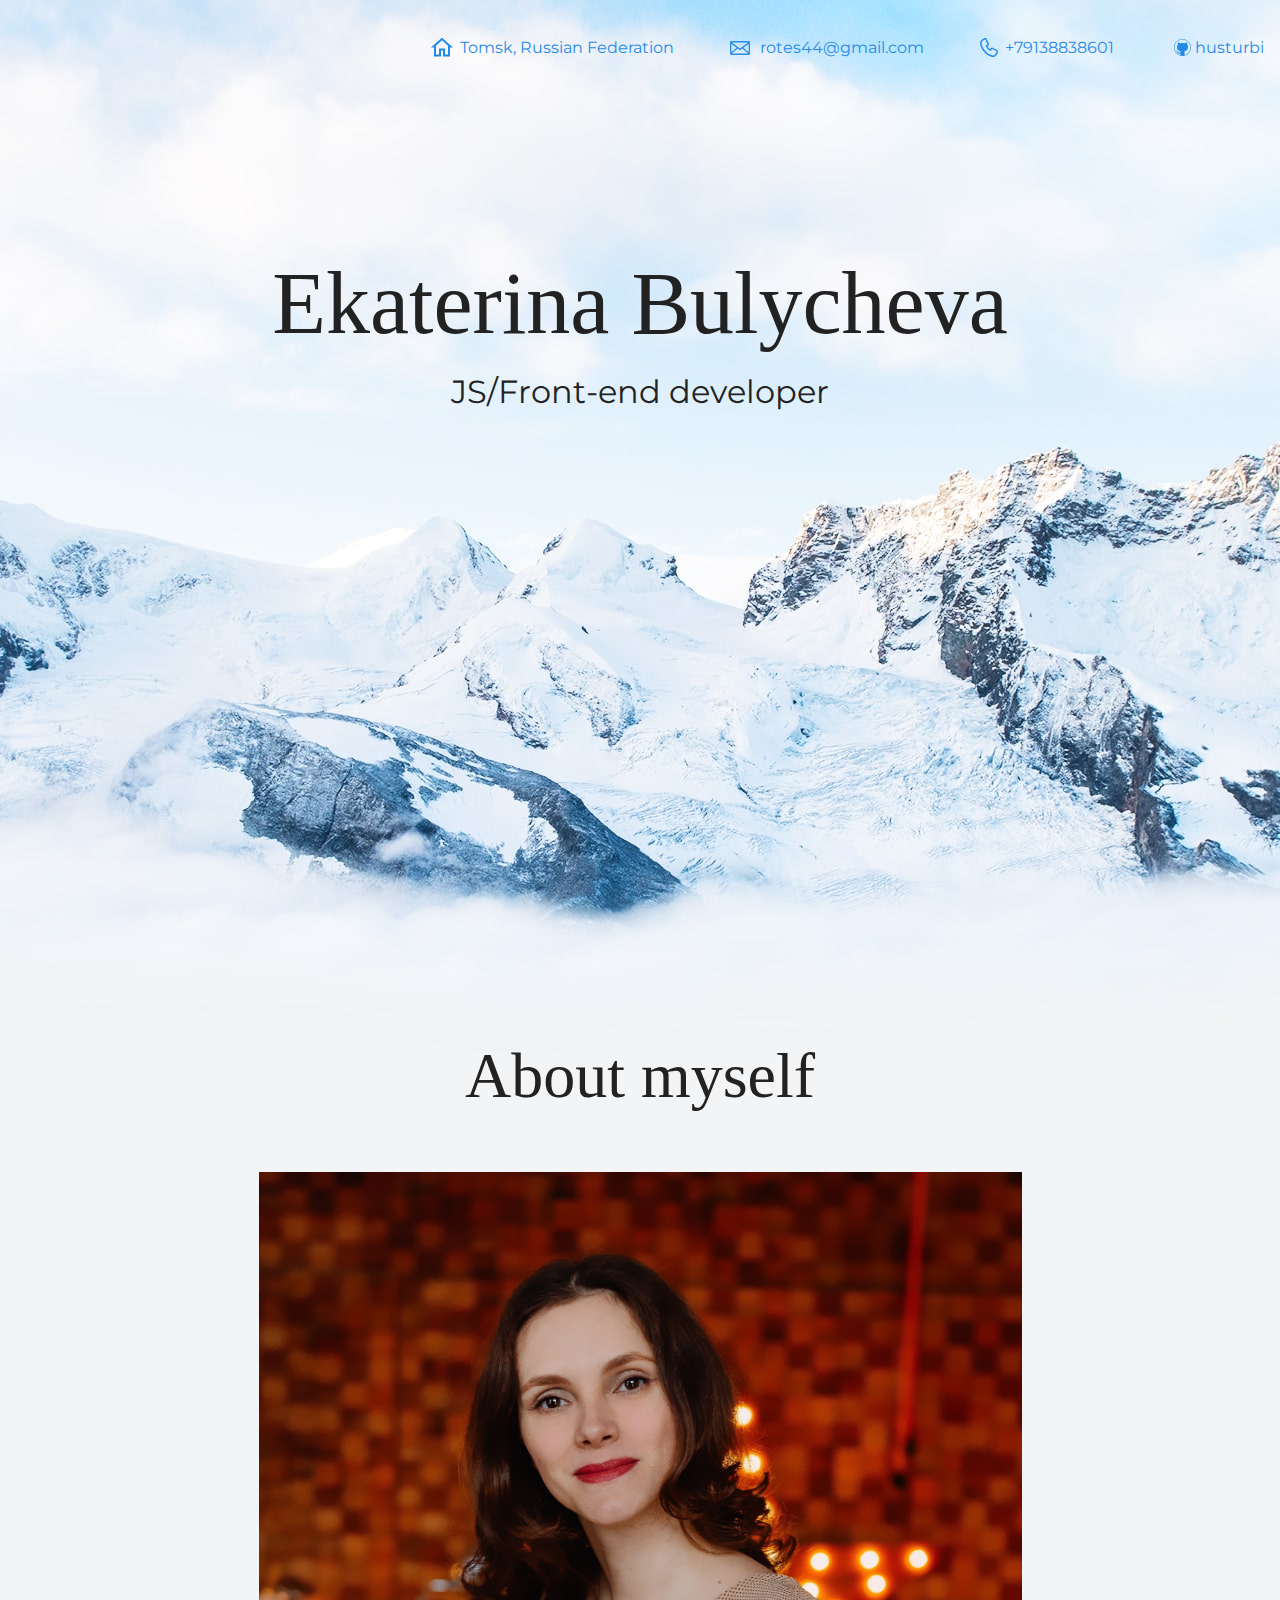
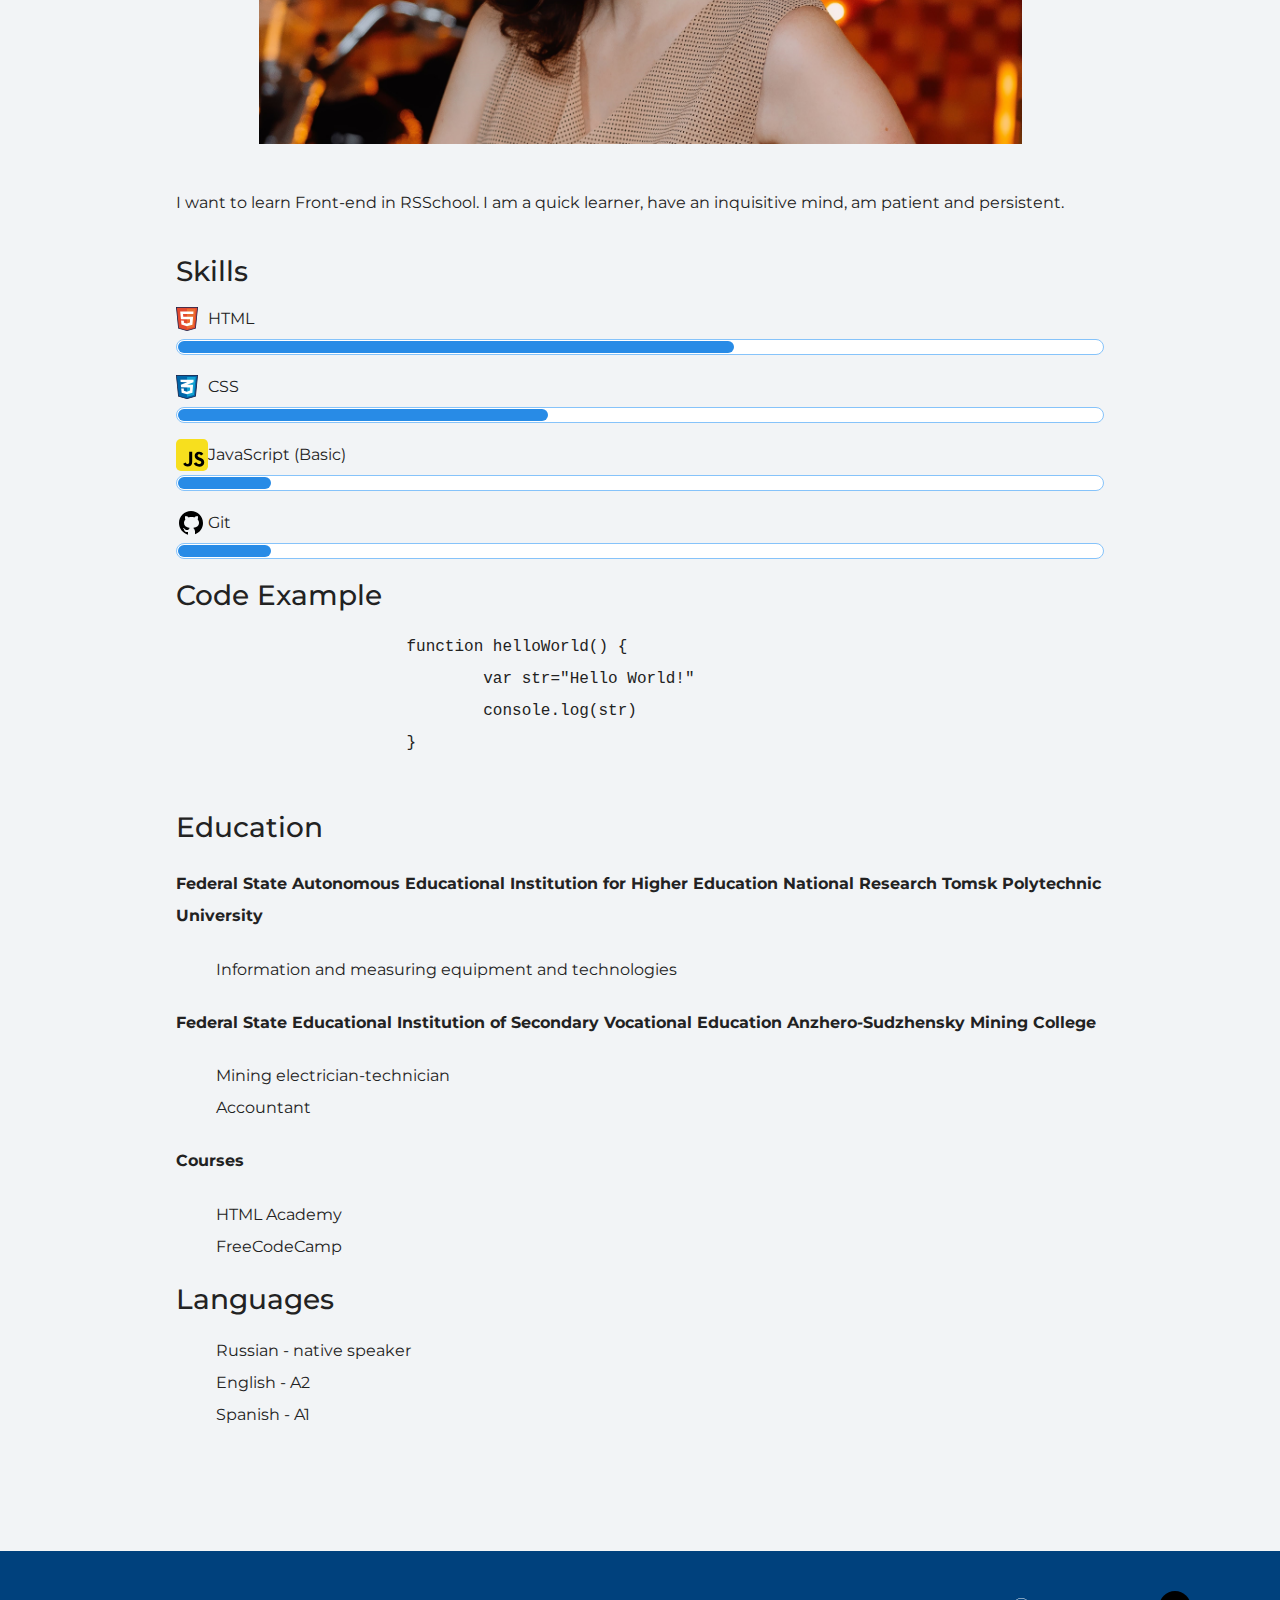
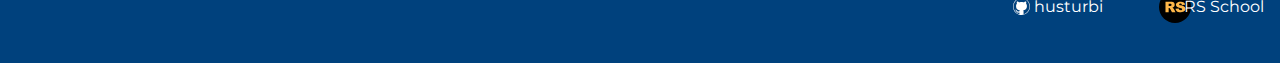
<file: index.html>
<!DOCTYPE html>
<html lang="en">
    <head>
        <meta charset="UTF-8">
        <meta name="viewport" content="width=device-width, initial-scale=1.0">
        <link rel="stylesheet" href="style.css">
        <link href="https://fonts.googleapis.com/css?family=Montserrat:400,500,700" rel="stylesheet">
        <title>CV JS/Front-end разработчик</title>
    </head>

    <body>
        <header class="page-header">
            <div class="container">
                <ul class="contacts-list">
                    <li>
                        <a class="header-adress" href="https://maps.app.goo.gl/R145zPzEw4w1Ng9N8">Tomsk, Russian Federation</a>
                    </li>
                    <li>
                        <a class="header-email" href="mailto:rotes44@gmail.com">rotes44@gmail.com</a>
                    </li>
                    <li>
                        <a class="header-phone" href="tel:+79138838601">+79138838601</a>
                    </li>
                    <li>
                        <a class="header-git" href="https://github.com/husturbi">husturbi</a>
                    </li>
                </ul>
            </div>
        </header>

        <section class="hero-image">
            <div class="container">
                <h1 class="heading">Ekaterina Bulycheva</h1>
                <p>JS/Front-end developer</p>
            </div>
        </section>

        <section class="intro">
            <div class="container">
                <h2 class="subheading">About myself</h2>
                <figure class="user-image">
                    <img src="img/Katharina.jpg" width="763" height="572" alt="Ekaterina Bulycheva">
                </figure>
                <p>I want to learn Front-end in RSSchool. I am a quick learner, have an inquisitive mind, am patient and persistent.</p>
                <div class="skills-list">
                    <div class="skills">
                        <h3>Skills</h3>
                        <dl class="skills-list">
                            <dt class="skill-html">HTML</dt>
                            <dd class="level"><div class="width-html">60%</div></dd>
                            <dt class="skill-css">CSS</dt>
                            <dd class="level"><div class="width-css">40%</div></dd>
                            <dt class="skill-js">JavaScript (Basic)</dt>
                            <dd class="level"><div class="width-js">10%</div></dd>
                            <dt class="skill-git">Git</dt>
                            <dd class="level"><div class="width-git">10%</div></dd>
                        </dl>
                    </div>
                </div>
                <div>
                    <h3>Code Example</h3>
                    <pre>
                        <code>function helloWorld() {
                                var str="Hello World!"
                                console.log(str)
                        }</code>
                    </pre>
                </div>
                <div>
                    <h3>Education</h3>
                    <h4>Federal State Autonomous Educational Institution for Higher Education National Research Tomsk Polytechnic University</h4>
                    <ul>
                        <li>Information and measuring equipment and technologies</li>
                    </ul>
                    <h4>Federal State Educational Institution of Secondary Vocational Education Anzhero-Sudzhensky Mining College</h4>
                    <ul>
                        <li>Mining electrician-technician</li>
                        <li>Accountant</li>
                    </ul>
                    <h4>Courses</h4>
                    <ul>
                        <li>HTML Academy</li>
                        <li>FreeCodeCamp</li>
                    </ul>
                </div>
                <div>
                    <h3>Languages</h3>
                    <ul>
                        <li>Russian - native speaker</li>
                        <li>English - A2</li>
                        <li>Spanish - A1</li>
                    </ul>
                </div>
            </div>
        </section>

        <footer class="page-footer">
            <div class="container">
                <a class="footer-git" href="https://github.com/husturbi">husturbi</a>
                <a class="footer-rsschool" href="https://rs.school/courses/javascript">RS School</a>
            </div>
        </footer>
    </body>
</html>
</file>
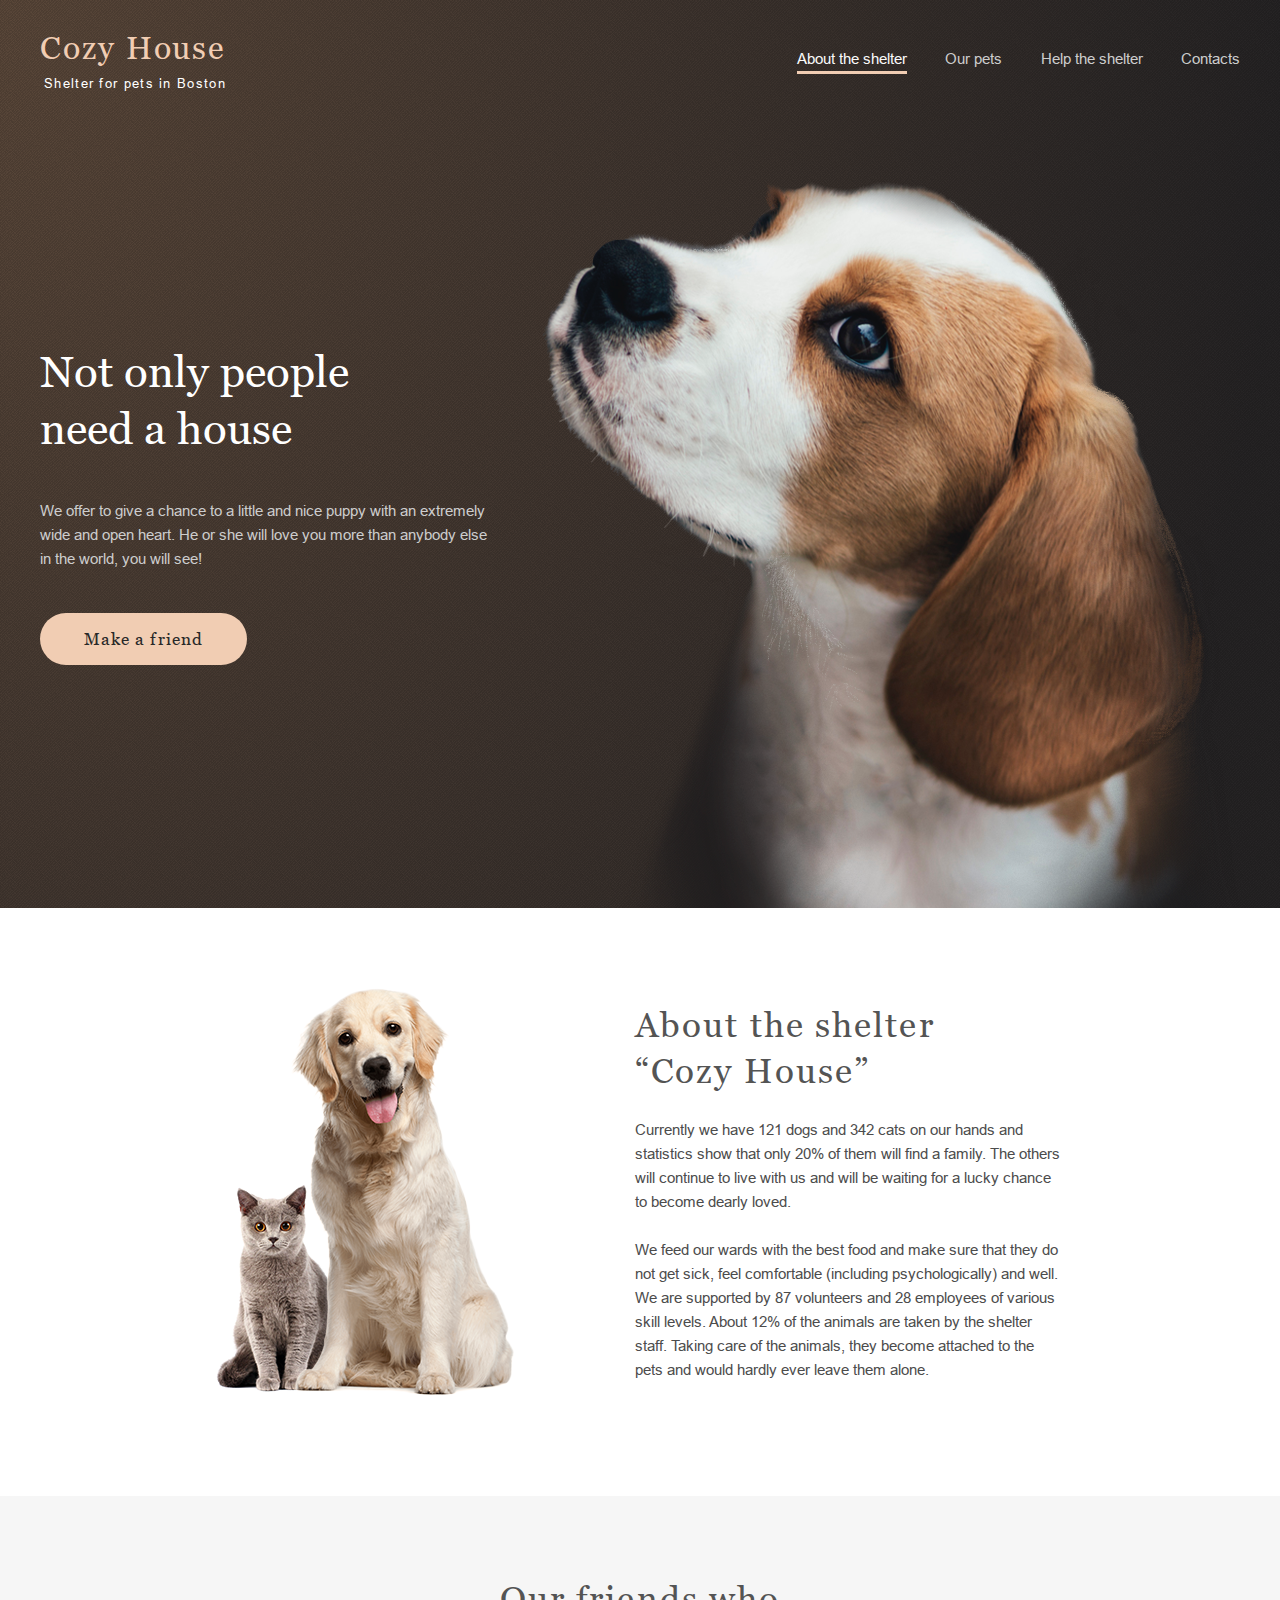
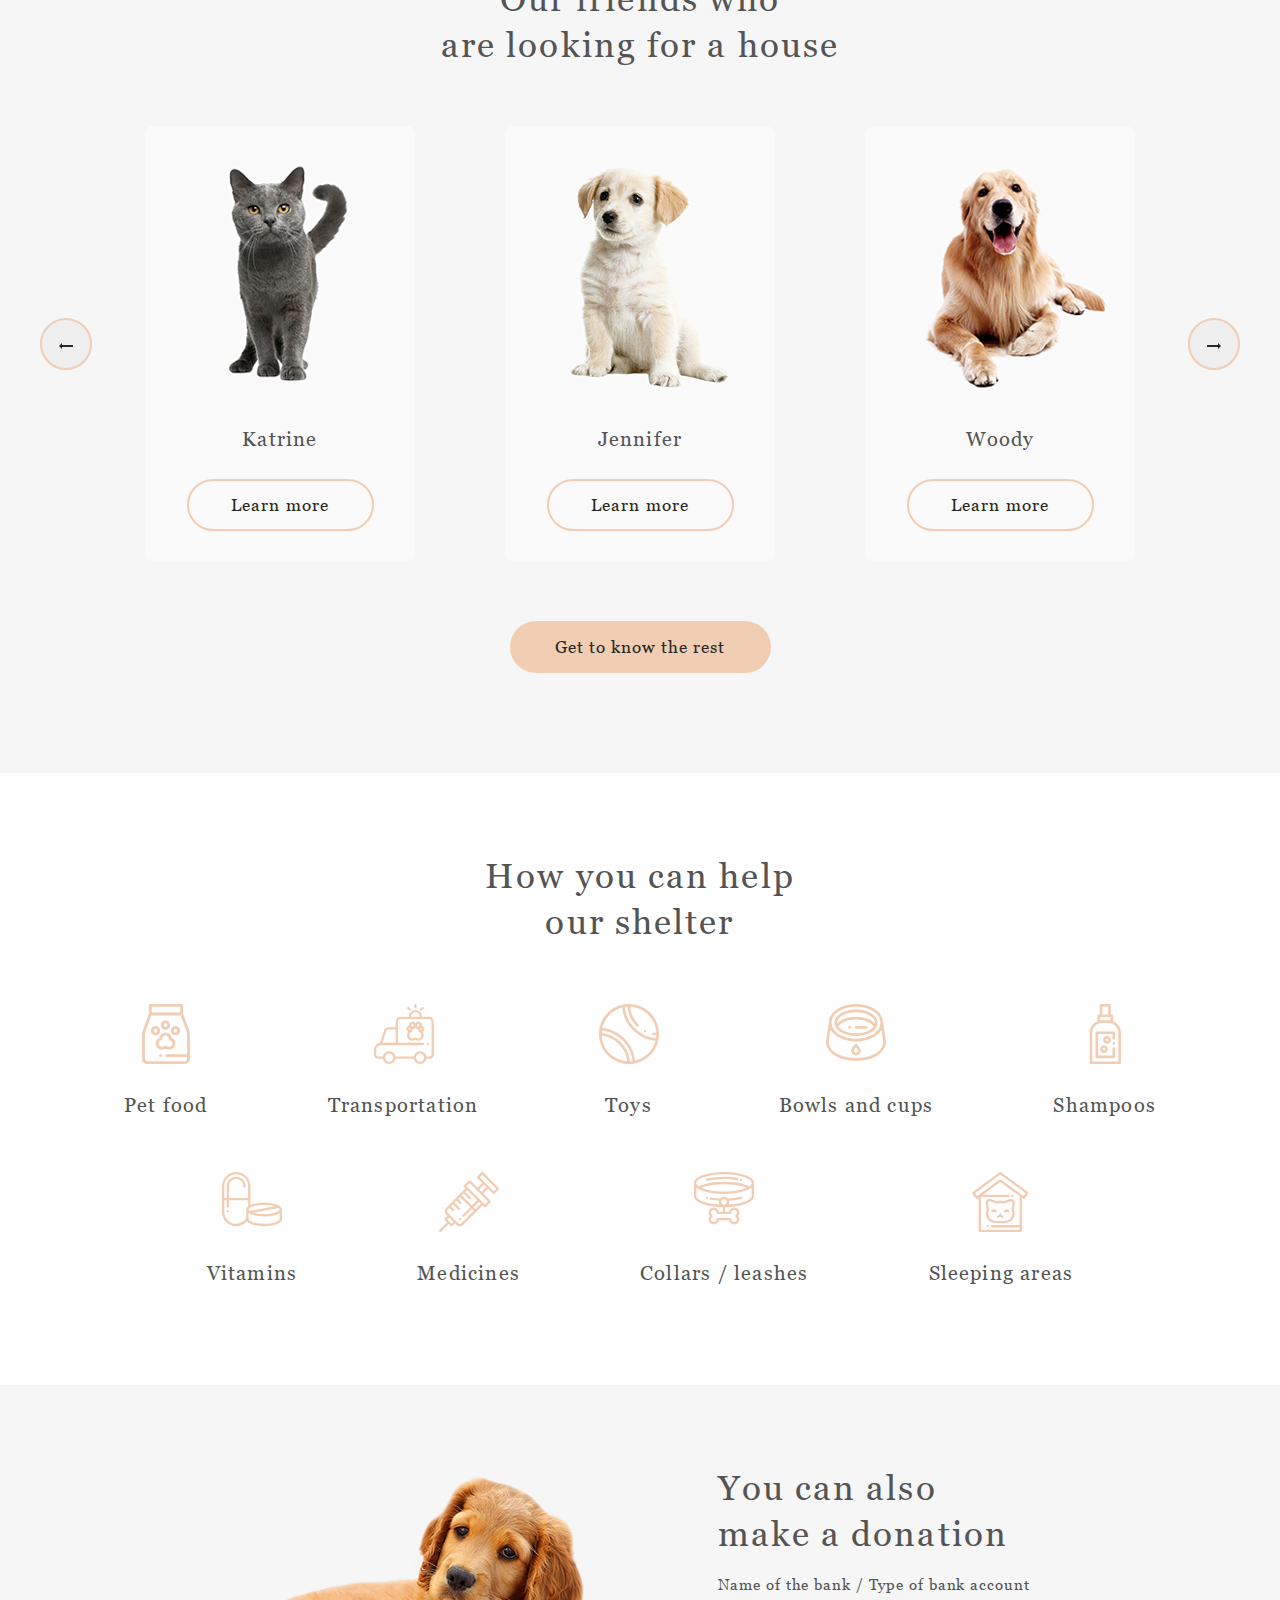
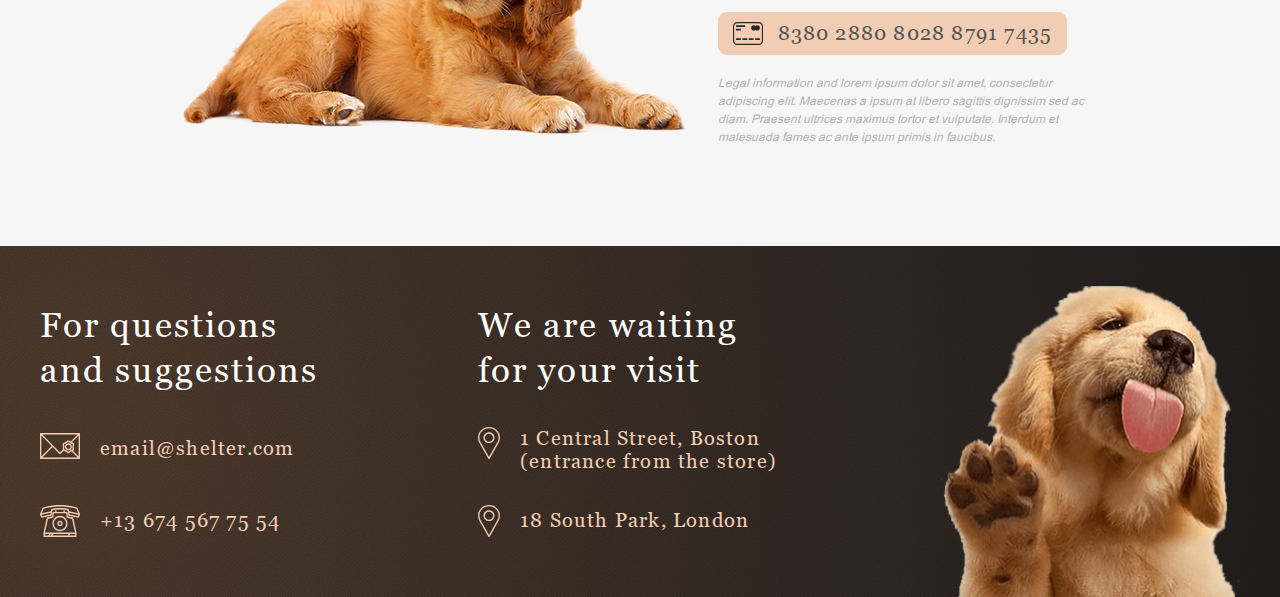
<file: shelter/index.html>
<!DOCTYPE html>
<html lang="en">
<head>
    <meta charset="UTF-8">
    <meta name="viewport" content="width=device-width, initial-scale=1.0">
    <link rel="icon" href="assets/icons/dog-food-svgrepo-com.svg" type="image/svg+xml">
    <link rel="stylesheet" href="normalize.css">
    <link rel="stylesheet" href="style.css">
    <title>Cozy House</title>
</head>
<body>
    <header class="page-header">
        <nav class="navbar container">
            <div class="navbar-logo">
                <a class="logo" href="#no_scroll">
                    <h1 class="logo-title">Cozy House</h1>
                    <p class="logo-subtitle">Shelter for pets in Boston</p>
                </a>
            </div>
            <input type="checkbox">
            <div class="hamburger-lines">
                <span class="line line-main line1"></span>
                <span class="line line-main line2"></span>
                <span class="line line-main line3"></span>
            </div>
            <ul class="navbar-list">
                <li class="navbar-item">
                    <a class="navbar-link link-main link-active" href="">About the shelter</a>
                </li>
                <li class="navbar-item">
                    <a class="navbar-link link-main" href="pets.html">Our pets</a>
                </li>
                <li class="navbar-item">
                    <a class="navbar-link link-main" href="#help">Help the shelter</a>
                </li>
                <li class="navbar-item">
                    <a class="navbar-link link-main" href="#contacts">Contacts</a>
                </li>
            </ul>
        </nav>
    </header>
    <main>
        <section class="start-screen">
            <div class="start-screen-content container">
                <div class="content">
                    <h2>Not only people<br>need a house</h2>
                    <p>We offer to give a chance to a little and nice puppy with an extremely wide and open heart. He or she will love you more than anybody else in the world, you will see!</p>
                    <a href="#ourfriens" class="button btn-start">Make a friend</a>
                </div>
                <div class="start-screen-image">
                    <img src="assets/images/start-screen-puppy.png" alt="Start screen puppy">
                </div>
            </div>
        </section>
        <section class="about">
            <div class="about-content container">
                <div class="about-image">
                    <img src="assets/images/about-pets.png" alt="abou pets">
                </div>
                <div class="content">
                    <h3 class="head">About the shelter<br>“Cozy House”</h3>
                    <p>Currently we have 121 dogs and 342 cats on our hands and statistics show that only 20% of them will find a family. The others will continue to live with us and will be waiting for a lucky chance to become dearly loved.</p>
                    <p>We feed our wards with the best food and make sure that they do not get sick, feel comfortable (including psychologically) and well. We are supported by 87 volunteers and 28 employees of various skill levels. About 12% of the animals are taken by the shelter staff. Taking care of the animals, they become attached to the pets and would hardly ever leave them alone.</p>
                </div>
            </div>
        </section>
        <section class="pets" id="ourfriens">
            <div class="pets-content container">
                <h3>Our friends who<br>are looking for a house</h3>
                <div class="slider-inner">
                    <button class="btn-slider" type="button">
                        <img src="assets/icons/Arrow.svg" alt="allow">
                    </button>
                    <ul class="slider">
                        <li class="slider-item">
                           <div class="card">
                                <img src="assets/images/pets-katrine.png" alt="Katrine">
                                <p>Katrine</p>
                                <a class="button btn-card">Learn more</a>
                            </div>
                        </li>
                        <li class="slider-item hide-second">
                            <div class="card">
                                <img src="assets/images/pets-jennifer.png" alt="Jennifer">
                                <p>Jennifer</p>
                                <a class="button btn-card">Learn more</a>
                            </div>
                        </li>
                        <li class="slider-item hide">
                           <div class="card">
                                <img src="assets/images/pets-woody.png" alt="Woody">
                                <p>Woody</p>
                                <a class="button btn-card">Learn more</a>
                            </div>
                        </li>
                    </ul>
                    <button class="btn-slider" type="button">
                        <img src="assets/icons/Arrow-back.svg" alt="allow back">
                    </button>
                </div>
                <a href="pets.html" class="button btn-content">Get to know the rest</a>
            </div>
        </section>
        <section class="help" id="help">
            <div class="help-content container">
                <h3>How you can help<br>our shelter</h3>
                <ul class="help-list">
                    <li class="help-item">
                        <img src="assets/icons/icon-pet-food.svg" alt="icon pet food">
                        <p>Pet food</p>
                    </li>
                    <li class="help-item">
                        <img src="assets/icons/transportation.svg" alt="icon transportation">
                        <p>Transportation</p>
                    </li>
                    <li class="help-item">
                        <img src="assets/icons/toys.svg" alt="icon toys">
                        <p>Toys</p>
                    </li>
                    <li class="help-item">
                        <img src="assets/icons/bowls-and-cups.svg" alt="icon bowls and caps">
                        <p>Bowls and cups</p>
                    </li>
                    <li class="help-item">
                        <img src="assets/icons/shampoos.svg" alt="icon shampoos">
                        <p>Shampoos</p>
                    </li>
                    <li class="help-item">
                        <img src="assets/icons/vitamins.svg" alt="icon vitamins">
                        <p>Vitamins</p>
                    </li>
                    <li class="help-item">
                        <img src="assets/icons/medicines.svg" alt="icon medicines">
                        <p>Medicines</p>
                    </li>
                    <li class="help-item">
                        <img src="assets/icons/collars-or-leashes.svg" alt="icon collars or leashes">
                        <p>Collars / leashes</p>
                    </li>
                    <li class="help-item">
                        <img src="assets/icons/sleeping-area.svg" alt="icon sleeping areas">
                        <p>Sleeping areas</p>
                    </li>
                </ul>
            </div>
        </section>
        <section class="donation">
            <div class="donation-content">
                <div class="donation-image">
                    <img src="assets/images/donation-dog.png" alt="donation dog">
                </div>
                <div class="content-donation">
                    <h3 class="head">You can also<br>make a donation</h3>
                    <p>Name of the bank / Type of bank account</p>
                    <a href="#no_scroll">
                       <div class="credit-card">
                            <h4>8380 2880 8028 8791 7435</h4>
                        </div>
                    </a>
                    <div class="donation-text">Legal information and lorem ipsum dolor sit amet, consectetur adipiscing elit. Maecenas a ipsum at libero sagittis dignissim sed ac diam. Praesent ultrices maximus tortor et vulputate. Interdum et malesuada fames ac ante ipsum primis in faucibus.</div>
                </div>
            </div>
        </section>
    </main>
    <footer class="page-footer" id="contacts">
        <div class="footer-content container">
            <div class="footer-contacts">
                <h3 class="footer-title head">For questions and suggestions</h3>
                <a class="footer-mail footer-text" href="mailto:email@shelter.com">email@shelter.com</a>
                <a class="footer-phone footer-text" href="tel:+136745677554">+13&nbsp;674&nbsp;567&nbsp;75&nbsp;54</a>
            </div>
            <div class="footer-locations">
                <h3 class="footer-title head">We are waiting for your visit</h3>
                <a class="location footer-text" href="https://maps.app.goo.gl/jBGjjrnKnmwtyaAt9" target="_blank">1 Central Street, Boston (entrance from the store)</a>
                <a class="location footer-text" href="https://maps.app.goo.gl/BimCnp1kR1YRAaxc9" target="_blank">18 South Park, London</a>
            </div>
            <div class="footer-image">
                <img src="assets/images/footer-puppy.png" alt="footer puppy">
            </div>
        </div>
    </footer>
    <script src="index.js"></script>
</body>
</html>
</file>
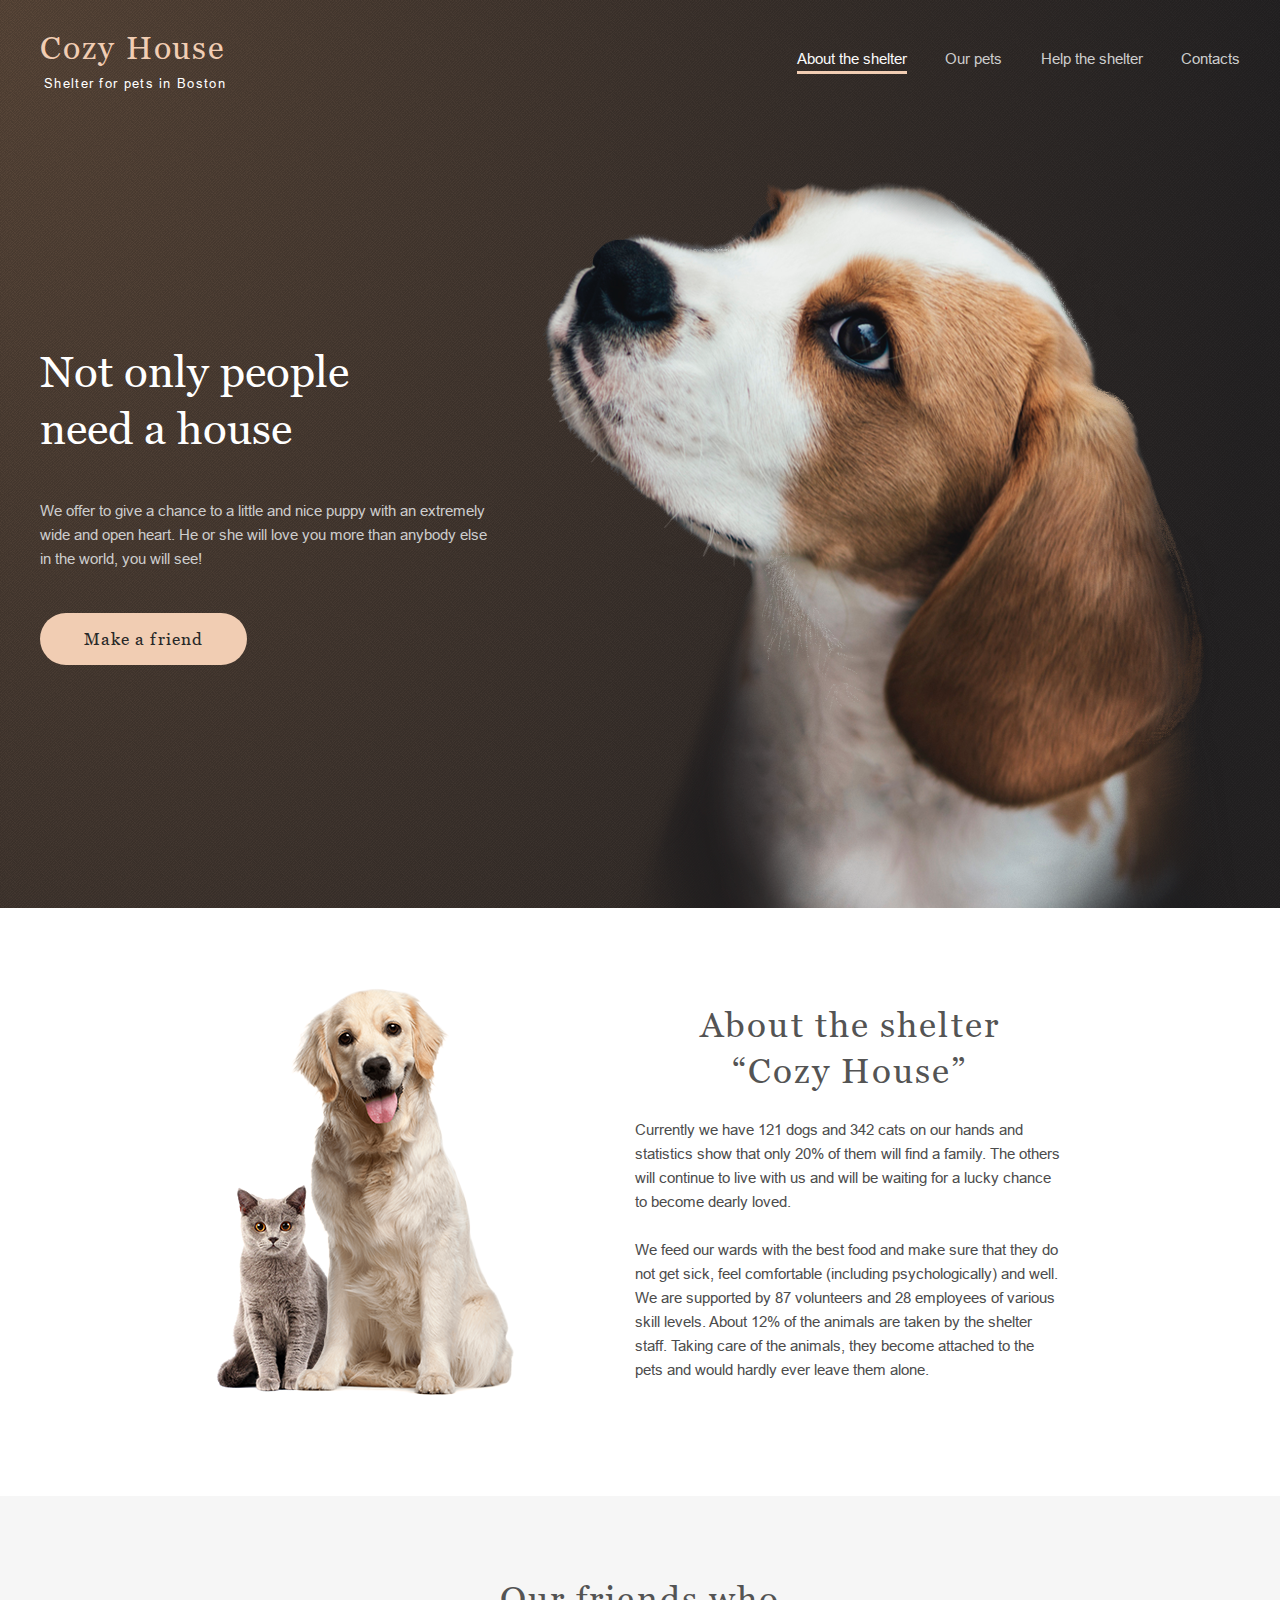
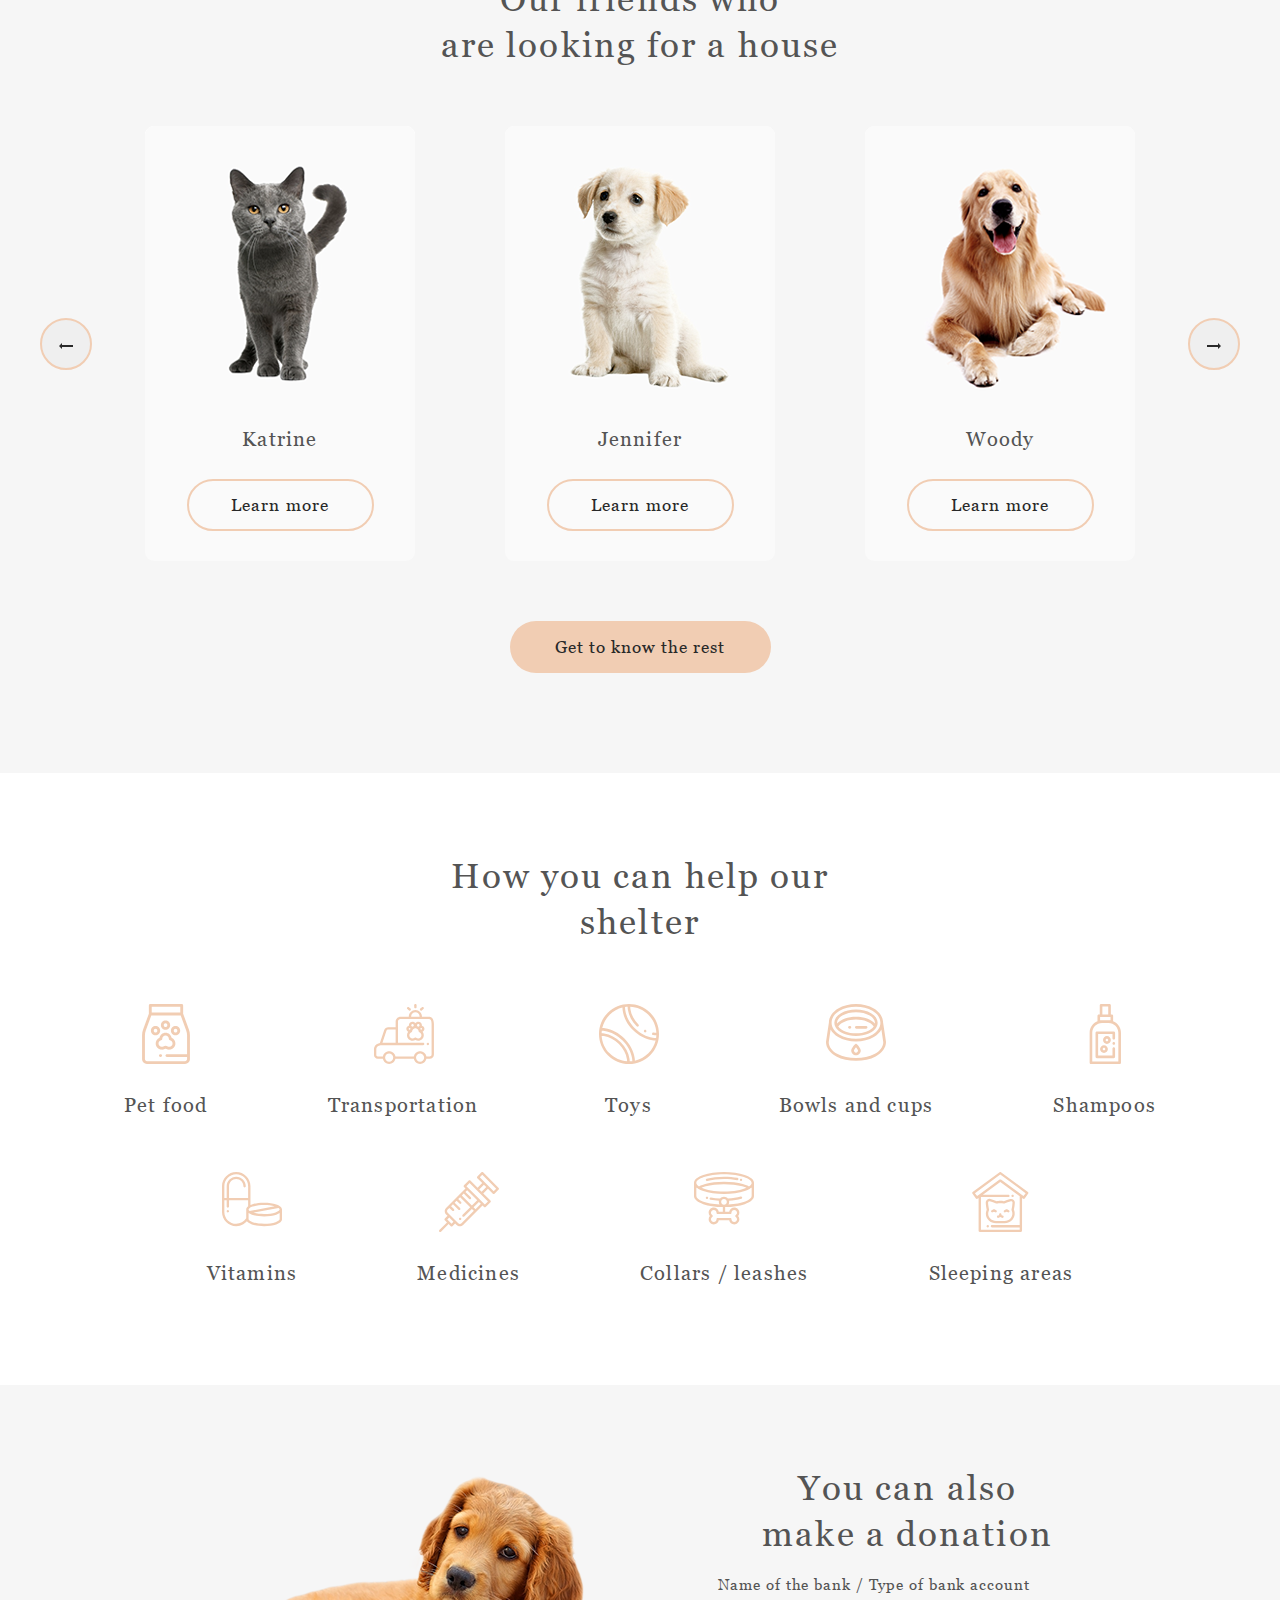
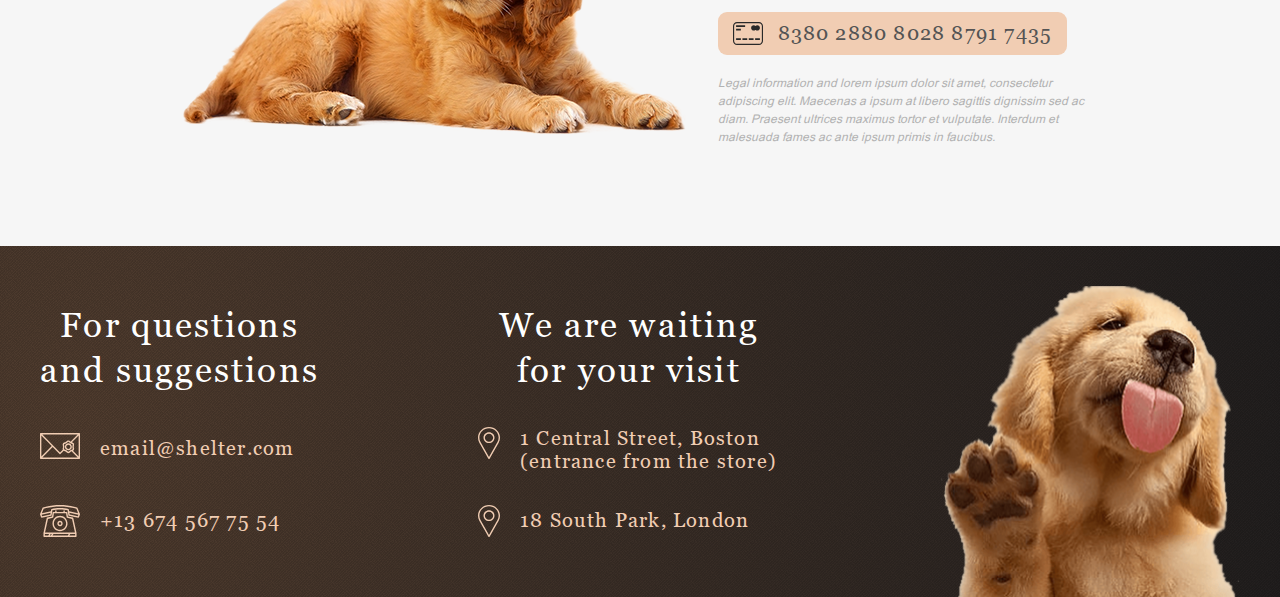
<file: shelter/main.html>
<!DOCTYPE html>
<html lang="en">
<head>
    <meta charset="UTF-8">
    <meta name="viewport" content="width=device-width, initial-scale=1.0">
    <link rel="icon" href="/shelter/assets/icons/dog-food-svgrepo-com.svg" type="image/svg+xml">
    <link rel="stylesheet" href="normalize.css">
    <link rel="stylesheet" href="style.css">
    <title>Cozy House</title>
</head>
<body>
    <header class="page-header">
        <nav class="navbar container">
            <div class="navbar-logo">
                <a class="logo" href="#no_scroll">
                    <h1 class="logo-title">Cozy House</h1>
                    <p class="logo-subtitle">Shelter for pets in Boston</p>
                </a>
            </div>
            <div class="navbar-collapse">
                <ul class="navbar-list">
                   <li class="navbar-item">
                        <a class="navbar-link link-main link-active" href="">About the shelter</a>
                    </li>
                    <li class="navbar-item">
                        <a class="navbar-link link-main" href="pets.html">Our pets</a>
                    </li>
                    <li class="navbar-item">
                        <a class="navbar-link link-main" href="#help">Help the shelter</a>
                    </li>
                    <li class="navbar-item">
                        <a class="navbar-link link-main" href="#contacts">Contacts</a>
                    </li>
                </ul>
            </div>
        </nav>
    </header>
    <main>
        <section class="start-screen">
            <div class="start-screen-content container">
                <div class="content">
                    <h2>Not only people need a house</h2>
                    <p>We offer to give a chance to a little and nice puppy with an extremely wide and open heart. He or she will love you more than anybody else in the world, you will see!</p>
                    <a href="#help" class="button btn-start">Make a friend</a>
                </div>
                <div class="start-screen-image">
                    <img src="/shelter/assets/images/start-screen-puppy.png" alt="Start screen puppy">
                </div>
            </div>
        </section>
        <section class="about">
            <div class="about-content container">
                <div class="about-image">
                    <img src="/shelter/assets/images/about-pets.png" alt="abou pets">
                </div>
                <div class="content">
                    <h3>About the shelter<br>“Cozy House”</h3>
                    <p>Currently we have 121 dogs and 342 cats on our hands and statistics show that only 20% of them will find a family. The others will continue to live with us and will be waiting for a lucky chance to become dearly loved.</p>
                    <p>We feed our wards with the best food and make sure that they do not get sick, feel comfortable (including psychologically) and well. We are supported by 87 volunteers and 28 employees of various skill levels. About 12% of the animals are taken by the shelter staff. Taking care of the animals, they become attached to the pets and would hardly ever leave them alone.</p>
                </div>
            </div>
        </section>
        <section class="pets">
            <div class="pets-content container">
                <h3>Our friends who<br>are looking for a house</h3>
                <div class="slider-inner">
                    <button class="btn-slider" type="button">
                        <img src="/shelter/assets/icons/Arrow.svg" alt="allow">
                    </button>
                    <ul class="slider">
                        <li class="slider-item">
                           <div class="card">
                                <img src="/shelter/assets/images/pets-katrine.png" alt="Katrine">
                                <p>Katrine</p>
                                <a class="button btn-card">Learn more</a>
                            </div>
                        </li>
                        <li class="slider-item">
                            <div class="card">
                                <img src="/shelter/assets/images/pets-jennifer.png" alt="Jennifer">
                                <p>Jennifer</p>
                                <a class="button btn-card">Learn more</a>
                            </div>
                        </li>
                        <li class="slider-item">
                           <div class="card">
                                <img src="/shelter/assets/images/pets-woody.png" alt="Woody">
                                <p>Woody</p>
                                <a class="button btn-card">Learn more</a>
                            </div>
                        </li>
                    </ul>
                    <button class="btn-slider" type="button">
                        <img src="/shelter/assets/icons/Arrow-back.svg" alt="allow back">
                    </button>
                </div>
                <a href="pets.html" class="button btn-content">Get to know the rest</a>
            </div>
        </section>
        <section class="help" id="help">
            <div class="help-content container">
                <h3>How you can help our shelter</h3>
                <ul class="help-list">
                    <li class="help-item">
                        <img src="/shelter/assets/icons/icon-pet-food.svg" alt="icon pet food">
                        <p>Pet food</p>
                    </li>
                    <li class="help-item">
                        <img src="/shelter/assets/icons/transportation.svg" alt="icon transportation">
                        <p>Transportation</p>
                    </li>
                    <li class="help-item">
                        <img src="/shelter/assets/icons/toys.svg" alt="icon toys">
                        <p>Toys</p>
                    </li>
                    <li class="help-item">
                        <img src="/shelter/assets/icons/bowls-and-cups.svg" alt="icon bowls and caps">
                        <p>Bowls and cups</p>
                    </li>
                    <li class="help-item">
                        <img src="/shelter/assets/icons/shampoos.svg" alt="icon shampoos">
                        <p>Shampoos</p>
                    </li>
                    <li class="help-item">
                        <img src="/shelter/assets/icons/vitamins.svg" alt="icon vitamins">
                        <p>Vitamins</p>
                    </li>
                    <li class="help-item">
                        <img src="/shelter/assets/icons/medicines.svg" alt="icon medicines">
                        <p>Medicines</p>
                    </li>
                    <li class="help-item">
                        <img src="/shelter/assets/icons/collars-or-leashes.svg" alt="icon collars or leashes">
                        <p>Collars / leashes</p>
                    </li>
                    <li class="help-item">
                        <img src="/shelter/assets/icons/sleeping-area.svg" alt="icon sleeping areas">
                        <p>Sleeping areas</p>
                    </li>
                </ul>
            </div>
        </section>
        <section class="donation">
            <div class="donation-content">
                <div class="donation-image">
                    <img src="/shelter/assets/images/donation-dog.png" alt="donation dog">
                </div>
                <div class="content-donation">
                    <h3>You can also make a donation</h3>
                    <p>Name of the bank / Type of bank account</p>
                    <a href="#no_scroll">
                       <div class="credit-card">
                            <h4>8380 2880 8028 8791 7435</h4>
                        </div>
                    </a>
                    <div class="donation-text">Legal information and lorem ipsum dolor sit amet, consectetur adipiscing elit. Maecenas a ipsum at libero sagittis dignissim sed ac diam. Praesent ultrices maximus tortor et vulputate. Interdum et malesuada fames ac ante ipsum primis in faucibus.</div>
                </div>
            </div>
        </section>
    </main>
    <footer class="page-footer" id="contacts">
        <div class="footer-content container">
            <div class="footer-contacts">
                <h3 class="footer-title">For questions and suggestions</h3>
                <a class="footer-mail footer-text" href="mailto:email@shelter.com">email@shelter.com</a>
                <a class="footer-phone footer-text" href="tel:+136745677554">+13&nbsp;674&nbsp;567&nbsp;75&nbsp;54</a>
            </div>
            <div class="footer-locations">
                <h3 class="footer-title">We are waiting for your visit</h3>
                <a class="location footer-text" href="https://maps.app.goo.gl/jBGjjrnKnmwtyaAt9" target="_blank">1 Central Street, Boston (entrance from the store)</a>
                <a class="location footer-text" href="https://maps.app.goo.gl/BimCnp1kR1YRAaxc9" target="_blank">18 South Park, London</a>
            </div>
            <div class="footer-image">
                <img src="/shelter/assets/images/footer-puppy.png" alt="footer puppy">
            </div>
        </div>
    </footer>
</body>
</html>
</file>
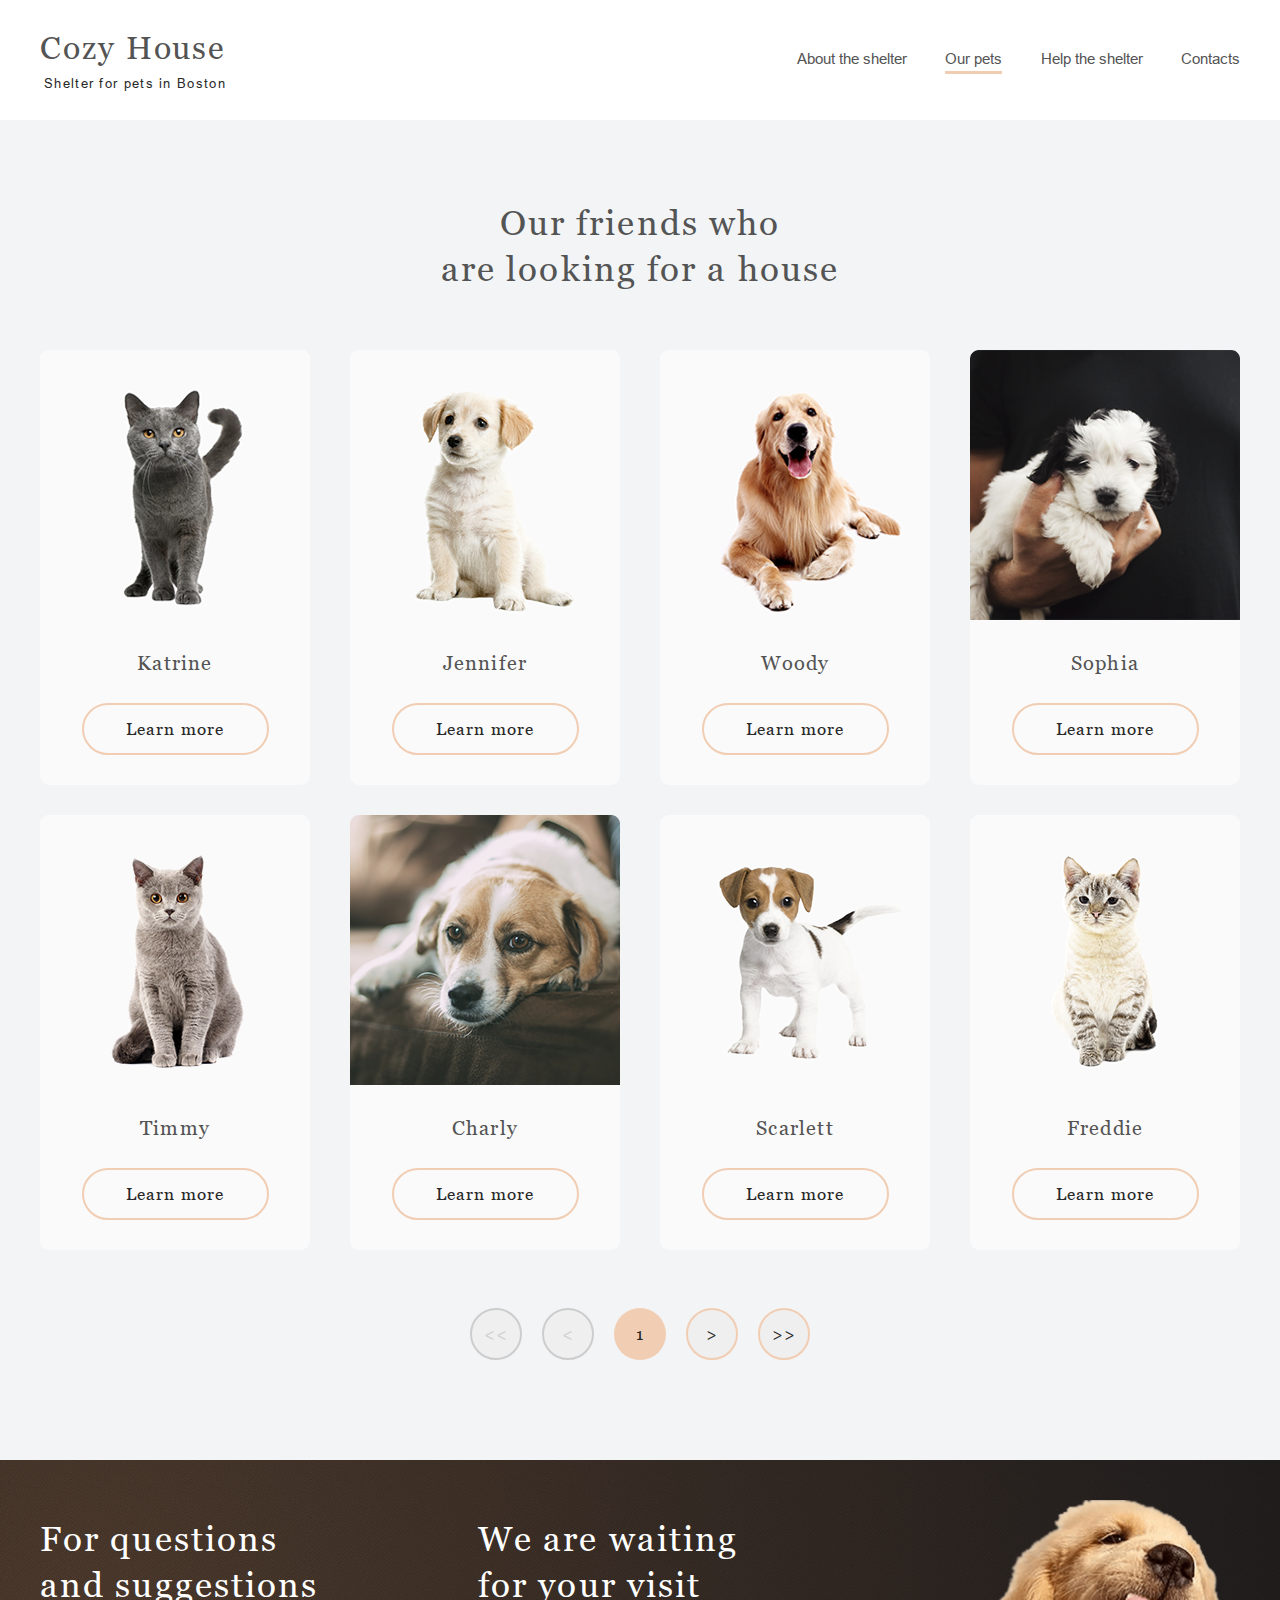
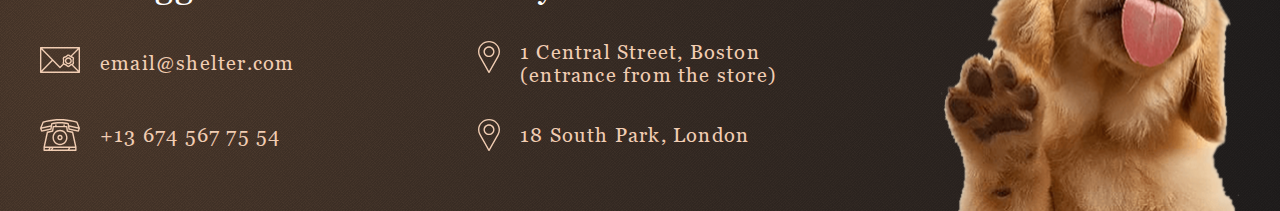
<file: shelter/pets.html>
<!DOCTYPE html>
<html lang="en">
<head>
    <meta charset="UTF-8">
    <meta name="viewport" content="width=device-width, initial-scale=1.0">
    <link rel="icon" href="assets/icons/dog-food-svgrepo-com.svg" type="image/svg+xml">
    <link rel="stylesheet" href="normalize.css">
    <link rel="stylesheet" href="style.css">
    <title>Cozy House</title>
</head>
<body>
    <header class="page-header pets-header">
        <nav class="navbar container">
            <div class="navbar-logo">
                <a class="logo" href="index.html">
                    <h1 class="logo-title logo-pets">Cozy House</h1>
                    <p class="logo-subtitle logo-subtitle-pets">Shelter for pets in Boston</p>
                </a>
            </div>
            <input type="checkbox">
            <div class="hamburger-lines">
                <span class="line line-pets line1"></span>
                <span class="line line-pets line2"></span>
                <span class="line line-pets line3"></span>
            </div>
            <div class="navbar-collapse">
                <ul class="navbar-list">
                   <li class="navbar-item">
                        <a class="navbar-link link-pets" href="index.html">About the shelter</a>
                    </li>
                    <li class="navbar-item">
                        <a class="navbar-link link-pets link-active" href="#">Our pets</a>
                    </li>
                    <li class="navbar-item">
                        <a class="navbar-link link-pets" href="index.html#help">Help the shelter</a>
                    </li>
                    <li class="navbar-item">
                        <a class="navbar-link link-pets" href="#contacts">Contacts</a>
                    </li>
                </ul>
            </div>
        </nav>
    </header>
    <main>
        <section class="ourpets container">
            <div class="ourpets-content">
                <h3>Our friends who<br>are looking for a house</h3>
                <div class="cards-container">
                    <div class="card">
                        <img src="assets/images/pets-katrine.png" alt="Katrine">
                        <p>Katrine</p>
                        <a class="button btn-card">Learn more</a>
                    </div>
                    <div class="card">
                        <img src="assets/images/pets-jennifer.png" alt="Jennifer">
                        <p>Jennifer</p>
                        <a class="button btn-card">Learn more</a>
                    </div>
                    <div class="card">
                        <img src="assets/images/pets-woody.png" alt="Woody">
                        <p>Woody</p>
                        <a class="button btn-card">Learn more</a>
                    </div>
                    <div class="card hide-pets-second">
                        <img src="assets/images/pets-sophia.png" alt="Sophia">
                        <p>Sophia</p>
                        <a class="button btn-card">Learn more</a>
                    </div>
                    <div class="card hide-pets-second">
                        <img src="assets/images/pets-timmy.png" alt="Timmy">
                        <p>Timmy</p>
                        <a class="button btn-card">Learn more</a>
                    </div>
                    <div class="card hide-pets-second">
                        <img src="assets/images/pets-charly.png" alt="Charly">
                        <p>Charly</p>
                        <a class="button btn-card">Learn more</a>
                    </div>
                    <div class="card hide-pets">
                        <img src="assets/images/pets-scarlet.png" alt="Scarlett">
                        <p>Scarlett</p>
                        <a class="button btn-card">Learn more</a>
                    </div>
                    <div class="card hide-pets">
                        <img src="assets/images/pets-freddie.png" alt="Freddie">
                        <p>Freddie</p>
                        <a class="button btn-card">Learn more</a>
                    </div>
                </div>
                <div class="pets-paginator">
                    <button class="btn-container disabled" type="button">&lt;&lt;</button>
                    <button class="btn-container disabled" type="button">&lt;</button>
                    <button class="btn-container btn-number" type="button">1</button>
                    <button class="btn-container" type="button">&gt;</button>
                    <button class="btn-container" type="button">&gt;&gt;</button>
                </div>
            </div>
        </section>
    </main>
    <footer class="page-footer" id="contacts">
        <div class="footer-content container">
            <div class="footer-contacts">
                <h3 class="footer-title head">For questions and suggestions</h3>
                <a class="footer-mail footer-text" href="mailto:email@shelter.com">email@shelter.com</a>
                <a class="footer-phone footer-text" href="tel:+136745677554">+13&nbsp;674&nbsp;567&nbsp;75&nbsp;54</a>
            </div>
            <div class="footer-locations">
                <h3 class="footer-title head">We are waiting for your visit</h3>
                <a class="location footer-text" href="https://maps.app.goo.gl/jBGjjrnKnmwtyaAt9" target="_blank">1 Central Street, Boston (entrance from the store)</a>
                <a class="location footer-text" href="https://maps.app.goo.gl/BimCnp1kR1YRAaxc9" target="_blank">18 South Park, London</a>
            </div>
            <div class="footer-image">
                <img src="assets/images/footer-puppy.png" alt="footer puppy">
            </div>
        </div>
    </footer>
</body>
</html>
</file>
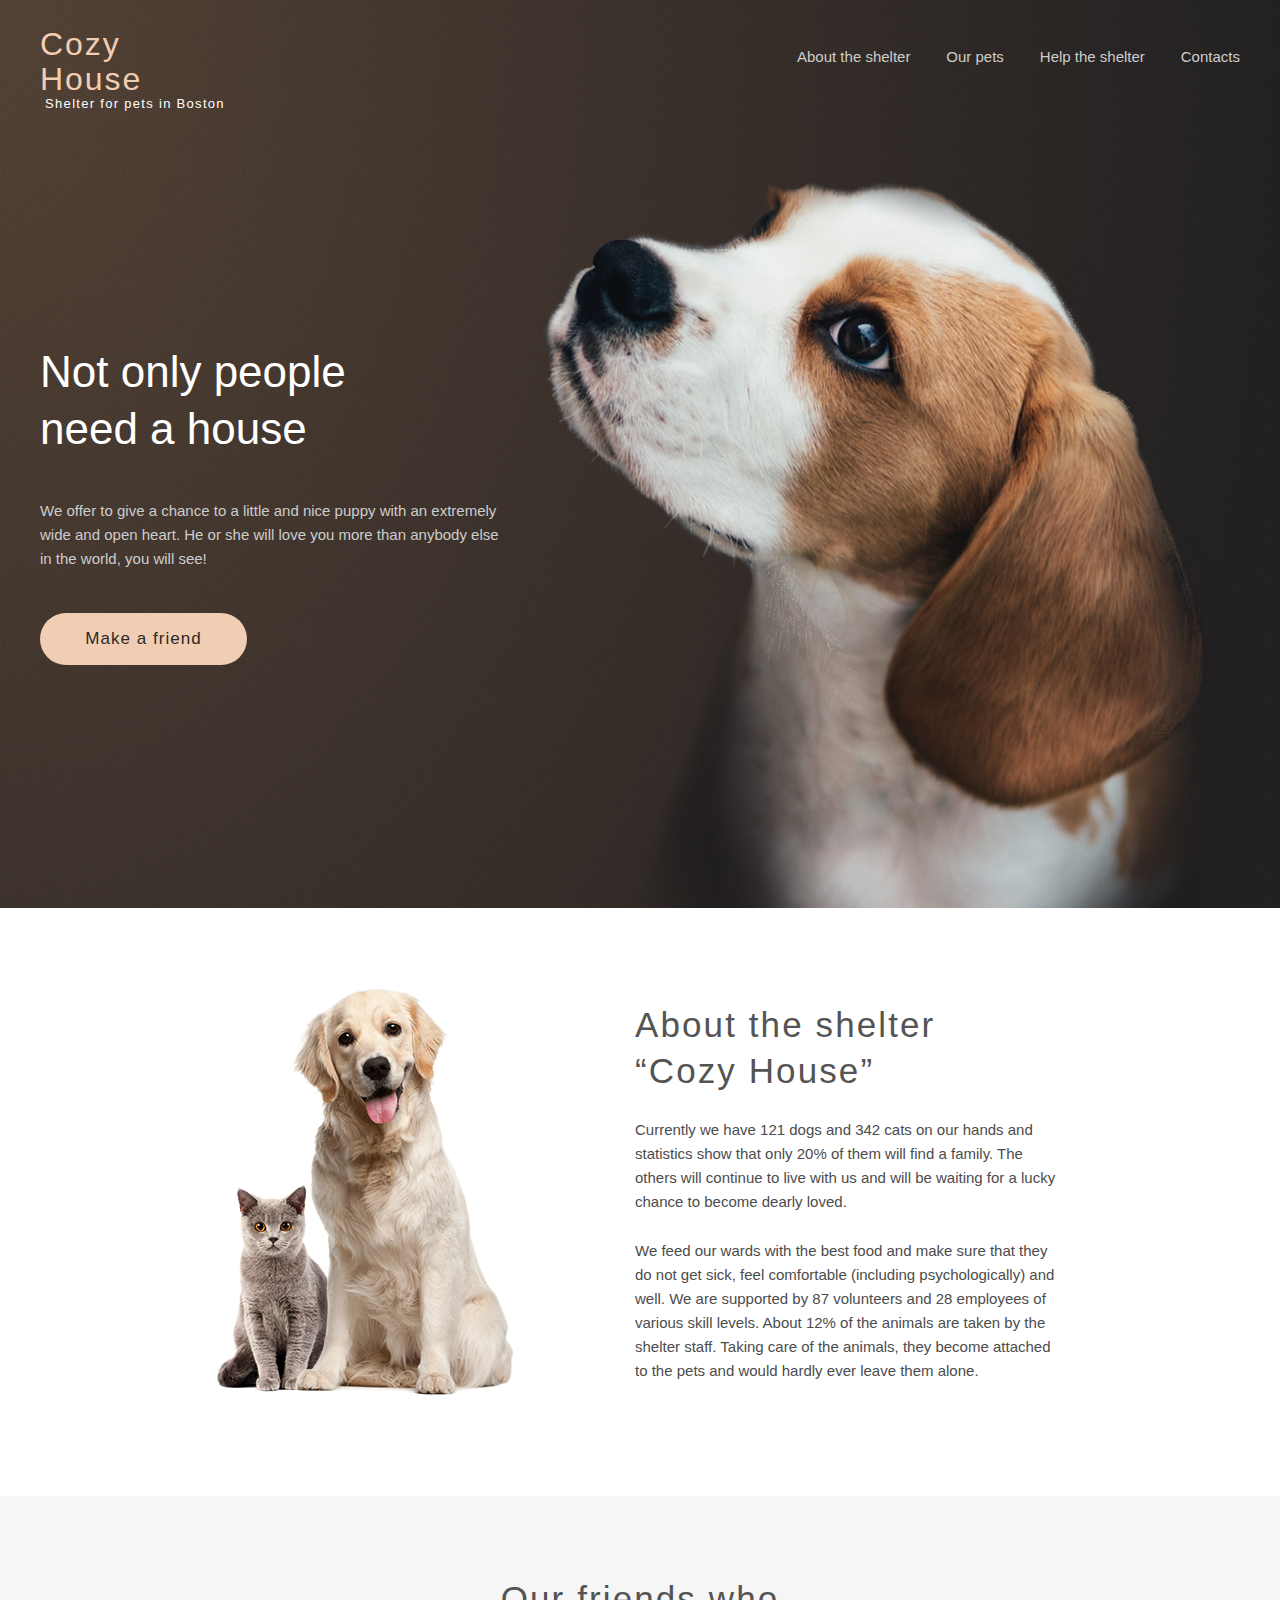
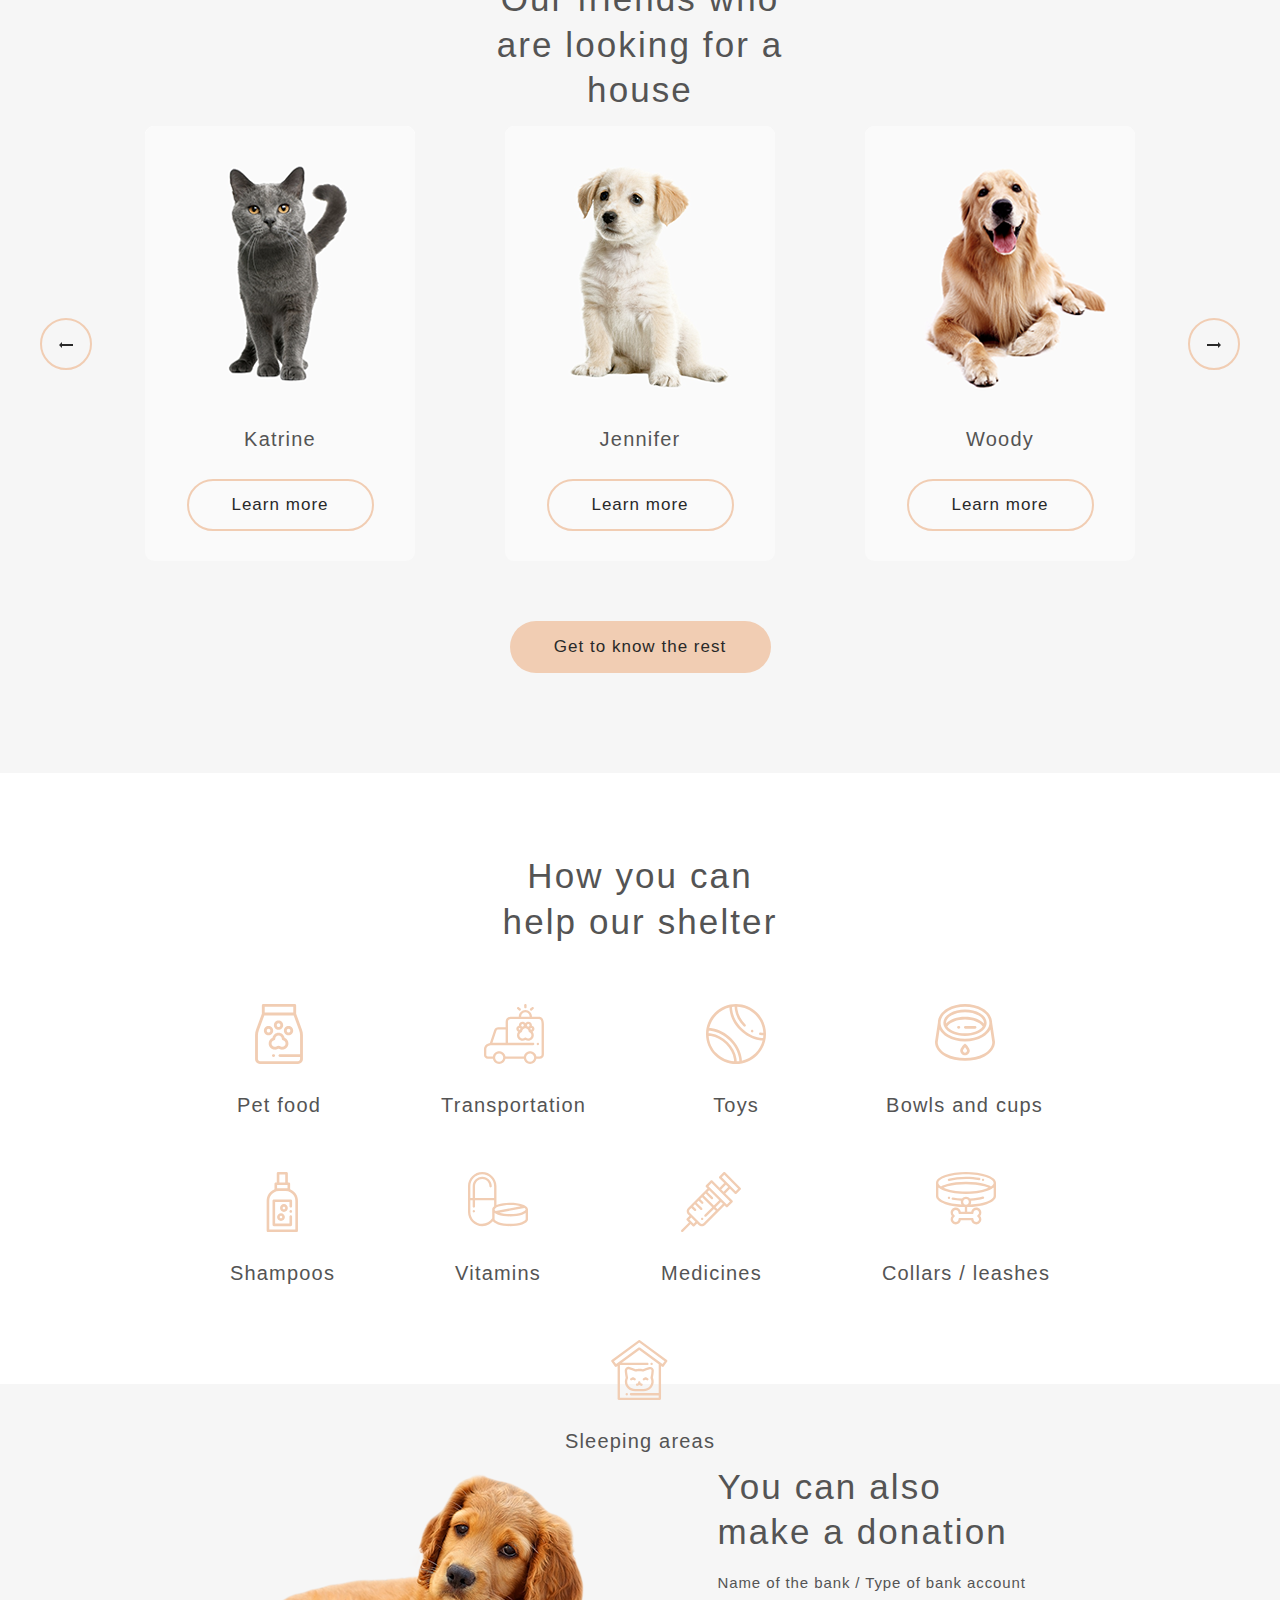
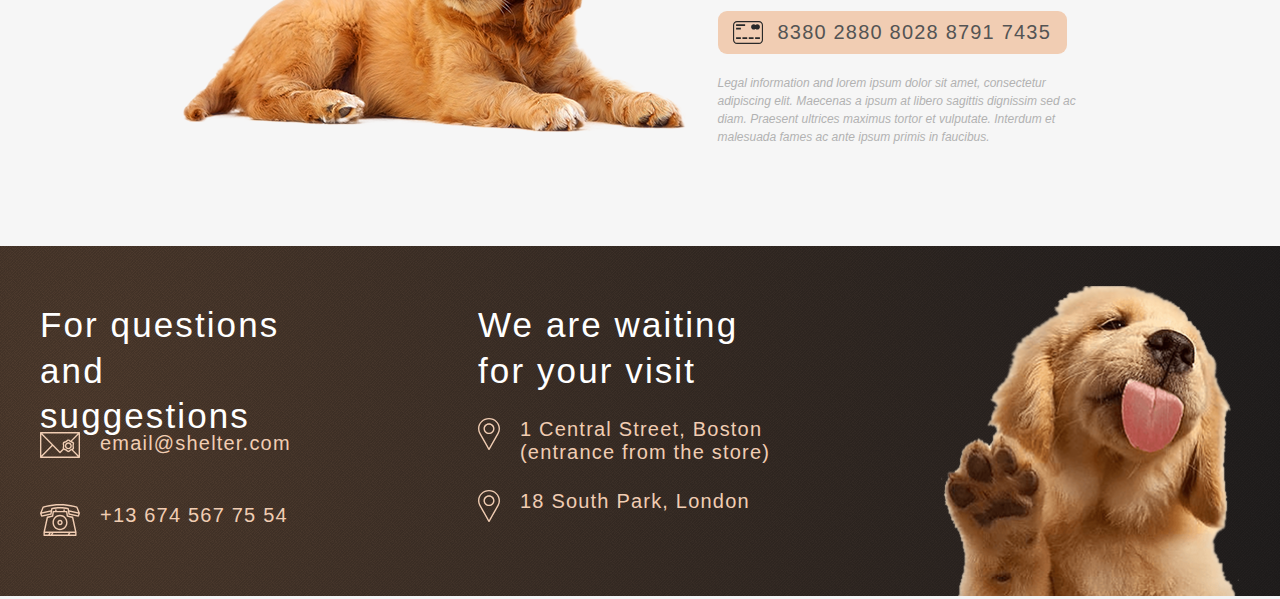
<file: shelter/pages/main/main.html>
<!DOCTYPE html>
<html lang="en">
<head>
    <meta charset="UTF-8">
    <meta name="viewport" content="width=device-width, initial-scale=1.0">
    <link rel="stylesheet" href="/shelter/pages/normalize.css">
    <link rel="stylesheet" href="/shelter/pages/main/style.css">
    <title>Cozy House</title>
</head>
<body>
    <header class="page-header">
        <nav class="navbar container">
            <div class="navbar-logo">
                <a class="logo" href="#">
                    <h1 class="logo-title">Cozy House</h1>
                    <p class="logo-subtitle">Shelter for pets in Boston</p>
                </a>
            </div>
            <div class="navbar-collapse">
                <ul class="navbar-list">
                   <li class="navbar-item">
                        <a class="navbar-link link navbar-link-current" href="">About the shelter</a>
                    </li>
                    <li class="navbar-item">
                        <a class="navbar-link link" href="pets/pets.html">Our pets</a>
                    </li>
                    <li class="navbar-item">
                        <a class="navbar-link link" href="#help">Help the shelter</a>
                    </li>
                    <li class="navbar-item">
                        <a class="navbar-link link" href="">Contacts</a>
                    </li>
                </ul>
            </div>
        </nav>
    </header>
    <main>
        <section class="start-screen">
            <div class="start-screen-content container">
                <div class="content">
                    <h2>Not only people need a house</h2>
                    <p>We offer to give a chance to a little and nice puppy with an extremely wide and open heart. He or she will love you more than anybody else in the world, you will see!</p>
                    <button class="btn-content" type="button">Make a friend</button>
                </div>
                <div class="start-screen-image">
                    <img src="/shelter/assets/images/start-screen-puppy.png" alt="Start screen puppy">
                </div>
            </div>
        </section>
        <section class="about">
            <div class="about-content container">
                <div class="about-image">
                    <img src="/shelter/assets/images/about-pets.png" alt="abou pets">
                </div>
                <div class="content">
                    <h3>About the shelter<br>“Cozy House”</h3>
                    <p>Currently we have 121 dogs and 342 cats on our hands and statistics show that only 20% of them will find a family. The others will continue to live with us and will be waiting for a lucky chance to become dearly loved.</p>
                    <p>We feed our wards with the best food and make sure that they do not get sick, feel comfortable (including psychologically) and well. We are supported by 87 volunteers and 28 employees of various skill levels. About 12% of the animals are taken by the shelter staff. Taking care of the animals, they become attached to the pets and would hardly ever leave them alone.</p>
                </div>
            </div>
        </section>
        <section class="pets">
            <div class="pets-content container">
                <h3>Our friends who<br>are looking for a house</h3>
                <div class="slider-inner">
                    <button class="btn-slider" type="button">
                        <img src="/shelter/assets/icons/Arrow.svg" alt="allow">
                    </button>
                    <ul class="slider">
                        <li class="slider-item">
                           <div class="card">
                                <img src="/shelter/assets/images/pets-katrine.png" alt="Katrine">
                                <p>Katrine</p>
                                <button class="btn-card" type="button">Learn more</button>
                            </div>
                        </li>
                        <li class="slider-item">
                            <div class="card">
                                <img src="/shelter/assets/images/pets-jennifer.png" alt="Jennifer">
                                <p>Jennifer</p>
                                <button class="btn-card" type="button">Learn more</button>
                            </div>
                        </li>
                        <li class="slider-item">
                           <div class="card">
                                <img src="/shelter/assets/images/pets-woody.png" alt="Woody">
                                <p>Woody</p>
                                <button class="btn-card" type="button">Learn more</button>
                            </div>
                        </li>
                    </ul>
                    <button class="btn-slider" type="button">
                        <img src="/shelter/assets/icons/Arrow-back.svg" alt="allow back">
                    </button>
                </div>
                <button id="btn-pets" class="btn-content" type="button" name="rest">Get to know the rest</button>
            </div>
        </section>
        <section class="help" id="help">
            <div class="help-content container">
                <h3>How you can help our shelter</h3>
                <ul class="help-list">
                    <li class="help-item">
                        <img src="/shelter/assets/icons/icon-pet-food.svg" alt="icon pet food">
                        <p>Pet food</p>
                    </li>
                    <li class="help-item">
                        <img src="/shelter/assets/icons/transportation.svg" alt="icon transportation">
                        <p>Transportation</p>
                    </li>
                    <li class="help-item">
                        <img src="/shelter/assets/icons/toys.svg" alt="icon toys">
                        <p>Toys</p>
                    </li>
                    <li class="help-item">
                        <img src="/shelter/assets/icons/bowls-and-cups.svg" alt="icon bowls and caps">
                        <p>Bowls and cups</p>
                    </li>
                    <li class="help-item">
                        <img src="/shelter/assets/icons/shampoos.svg" alt="icon shampoos">
                        <p>Shampoos</p>
                    </li>
                    <li class="help-item">
                        <img src="/shelter/assets/icons/vitamins.svg" alt="icon vitamins">
                        <p>Vitamins</p>
                    </li>
                    <li class="help-item">
                        <img src="/shelter/assets/icons/medicines.svg" alt="icon medicines">
                        <p>Medicines</p>
                    </li>
                    <li class="help-item">
                        <img src="/shelter/assets/icons/collars-or-leashes.svg" alt="icon collars or leashes">
                        <p>Collars / leashes</p>
                    </li>
                    <li class="help-item">
                        <img src="/shelter/assets/icons/sleeping-area.svg" alt="icon sleeping areas">
                        <p>Sleeping areas</p>
                    </li>
                </ul>
            </div>
        </section>
        <section class="donation">
            <div class="donation-content">
                <div class="donation-image">
                    <img src="/shelter/assets/images/donation-dog.png" alt="donation dog">
                </div>
                <div class="content-donation">
                    <h3>You can also make a donation</h3>
                    <p>Name of the bank / Type of bank account</p>
                    <div class="credit-card">
                        <h4>8380 2880 8028 8791 7435</h4>
                    </div>
                    <div class="donation-text">Legal information and lorem ipsum dolor sit amet, consectetur adipiscing elit. Maecenas a ipsum at libero sagittis dignissim sed ac diam. Praesent ultrices maximus tortor et vulputate. Interdum et malesuada fames ac ante ipsum primis in faucibus.</div>
                </div>
            </div>
        </section>
    </main>
    <footer class="page-footer">
        <div class="footer-content container">
            <div class="footer-contacts">
                <h3 class="footer-title">For questions and suggestions</h3>
                <div class="footer-mail footer-text">email@shelter.com</div>
                <div class="footer-phone footer-text">+13 674 567 75 54</div>
            </div>
            <div class="footer-locations">
                <h3 class="footer-title">We are waiting for your visit</h3>
                <div class="location footer-text">1 Central Street, Boston (entrance from the store)</div>
                <div class="location footer-text">18 South Park, London</div>
            </div>
            <div class="footer-image">
                <img src="/shelter/assets/images/footer-puppy.png" alt="footer puppy">
            </div>
        </div>
    </footer>
</body>
</html>
</file>
<file: style.css>
body {
    margin: 0;
    min-width: 960px;
    font-family: "Montserrat", "Helvetica", "Arial", sans-serif;
    font-size: 16px;
    line-height: 32px;
    color: #222222;
    background-color: #f2f4f6;
    background-image: url("img/hero-bg.jpg");
    background-repeat: no-repeat;
    background-position: top center;
}

ul {
    list-style-type: none;
}
  
.container {
    max-width: 928px;
    margin: 0 auto;
    padding: 0 16px;
}
  
.page-header {
    margin: 0 0 160px;
    padding: 32px 0 32px;
}
  
.page-header .container,
.page-footer .container,
.contacts-list li {
    max-width: 1408px;
    text-align: right;
}

.contacts-list {
    display: flex;
    justify-content: end;
    gap: 35px 0;

    margin: 0;
    padding: 0;
}

.page-footer .container {
    display: flex;
    justify-content: end;
    gap: 35px 0;
}
    
li a {
    margin-left: 56px;
    color: #288be6;
    text-decoration: none;
    background-repeat: no-repeat;
    background-position: left;
}
    
.header-adress {
    padding-left: 30px;
    background-image: url("img/icon-adress-header.svg");
}

.header-email {
    padding-left: 30px;
    background-image: url("img/icon-email-header.svg");
}
  
.header-phone {
    padding-left: 25px;
    background-image: url("img/icon-phone-header.svg");
}

.header-git {
    padding-left: 25px;
    background-image: url("img/icon-git-header.svg");
}
  
.hero-image {
    margin-bottom: 620px;
}
  
.hero-image .container {
    max-width: 1408px;
    text-align: center;
}
  
.heading {
    margin: 0 0 16px;
    font-family: "Old Standard TT", "Times", "Times New Roman", serif;
    font-size: 88px;
    line-height: 96px;
    font-weight: 400;
}
  
.hero-image p {
    margin: 0;
    font-size: 32px;
    line-height: 48px;
}
  
.intro {
    margin: 0 0 120px;
}
  
.subheading {
    margin: 0 0 56px;
    font-family: "Old Standard TT", "Times", "Times New Roman", serif;
    font-size: 64px;
    line-height: 80px;
    font-weight: 400;
    text-align: center;
}
  
.user-image {
    margin: 0 0 32px;
    text-align: center;
}
  
.intro h3 {
    margin: 0 0 12px;
    font-size: 28px;
    line-height: 40px;
    font-weight: 500;
}
  
.intro p {
    margin: 0 0 32px;
}
  
.skills-list {
    margin: 0;
    padding: 0;
}
  
.skills-list dt {
    padding-left: 32px;
    background-repeat: no-repeat;
    background-position: left;
}
  
.skill-html {
    background-image: url("img/icon-html.svg");
}
  
.skill-css {
    background-image: url("img/icon-css.svg");
}

.skill-js {
    background-image: url("img/icon-js.svg");
}

.skill-git {
    background-image: url("img/icon-github.svg");
}
  
.level {
    margin: 4px 0 16px;
    padding: 0;
    height: 14px;
    font-size: 0;
    background-color: #ffffff;
    border: 1px solid #86c3fa;
    border-radius: 8px;
}
  
.level div {
    margin: 1px;
    height: 12px;
    background-color: #288be6;
    border-radius: 6px;
}

.width-html {
    width: 60%;
}

.width-css {
    width: 40%;
}

.width-js {
    width: 10%;
}

.width-git {
    width: 10%;
}
    
.page-footer {
    padding: 40px 0;
    background-color: #00417d;
}
  
.page-footer a {
    margin-left: 56px;
    color: #ffffff;
    text-decoration: none;
    background-repeat: no-repeat;
    background-position: left;
}

.footer-git {
    padding-left: 25px;
    background-image: url("img/icon-git-footer.svg");
}

.footer-rsschool {
    padding-left: 25px;
    background-image: url("img/logo-rs.svg");
}
</file>
<file: shelter/style.css>
/*Правило меняющее расчет элементов*/
*,
*::before,
*::after {
    box-sizing: border-box;
}

@font-face {
    font-family: 'Arial';
    src: url('assets/fonts/arial/arial-regular.ttf') format('truetype');
    font-style: normal;
    font-weight: 400;
}

@font-face {
    font-family: 'Georgia';
    src: url('assets/fonts/georgia/georgia-regular.ttf') format('truetype');
    font-style: normal;
    font-weight: 400;
}

html, body, div, span, applet, object, iframe,
h1, h2, h3, h4, h5, h6, p, blockquote, pre,
a, abbr, acronym, address, big, cite, code,
del, dfn, em, img, ins, kbd, q, s, samp,
small, strike, strong, sub, sup, tt, var,
b, u, i, center,
dl, dt, dd, ol, ul, li,
fieldset, form, label, legend,
table, caption, tbody, tfoot, thead, tr, th, td,
article, aside, canvas, details, embed, 
figure, figcaption, footer, header, hgroup, 
menu, nav, output, ruby, section, summary,
time, mark, audio, video {
	margin: 0;
	padding: 0;
	border: 0;
	font-size: 100%;
	font: inherit;
	vertical-align: baseline;
}
/* HTML5 display-role reset for older browsers */
article, aside, details, figcaption, figure, 
footer, header, hgroup, menu, nav, section {
	display: block;
}

ul {
    list-style: none;
}

:root {
    --font-family: "Georgia", sans-serif;
    --second-family: "Arial", sans-serif;
  }

html {
    scroll-behavior: smooth;
}

body {
    position: relative;
    line-height: 1;
    background-color: #f2f4f6;
    background-repeat: no-repeat;
    background-position: top center;
}

img {
    max-inline-size: 100%;
    block-size: auto;
}

.container {
    max-width: 1200px;
    margin-left: auto;
    margin-right: auto;
}

a {
    text-decoration: none;
}

.page-header {
    padding-top: 30px;
    padding-left: 40px;
    padding-right: 40px;
    margin: 0;
}

.pets-header {
    height: 120px;
    background: #fff;
}

.navbar {
    height: 60px;
    display: flex;
    justify-content: space-between;
    align-items: center;
}

.logo {
    width: 190px;
    height: 60px;
    display: flex;
    flex-direction: column;
    justify-content: space-between;
    text-align: left;
}

.navbar input[type="checkbox"],
.navbar .hamburger-lines {
    display: none;
}

.navbar-list {
    width: 443px;
    left: 0;
    display: flex;
    justify-content: space-between;
    order: 2;
}

.start-screen {
    margin-top: -90px;
    padding-top: 180px;
    padding-left: 30px;
    padding-right: 30px;
    background: url(assets/images/noise_transparent.png), radial-gradient(100% 215.42% at 0% 0%, #5B483A 0%, #262425 100%);
    background-position: top center;
}

.start-screen-content {
    display: flex;
    justify-content: space-between;
}

.start-screen-image,
.about-image {
    display: flex;
}

.start-screen-content .content {
    width: 460px;
    margin-top: 163px; 
}

.about { 
    padding-top: 80px;
    padding-bottom: 100px;
}

.about-content {
    display: flex;
    gap: 120px;
    justify-content: center;
}

.about-content .content {
    width: 430px;
    margin-top: 14px;
}

.about-content p:first-of-type {
    margin: 24px 0;
}

h3 {
    width: 400px;
    padding: 0;
    margin-left: auto;
    margin-right: auto;
    text-align: center;

    font-family: var(--font-family);
    font-weight: 400;
    font-size: 35px;
    line-height: 46px;
    letter-spacing: 0.06em;
    color: #545454;
}

.head {
    margin-left: 0;
    text-align: left;
}

.about-content p {
    font-family: var(--second-family);
    font-weight: 400;
    font-size: 15px;
    line-height: 160%;
    color: #4c4c4c;
}

.pets {
    position: relative;
    padding-top: 80px;
    padding-bottom: 100px;
    padding-left: 40px;
    padding-right: 40px;
    text-align: center;
}

.ourpets {
    padding-top: 80px;
    padding-bottom: 100px;
    text-align: center;
}

.ourpets-content {
    display: flex;
    flex-direction: column;
    gap: 58px;
}

.slider-inner {
    margin-top: 58px;
    display: flex;
    justify-content: space-between;
    align-items: center;
    gap: 53px;
}

.slider {
    display: flex;
    justify-content: space-between;
    flex-grow: 1;
}

.cards-container {
    display: flex;
    gap: 40px;
    row-gap: 30px;
    flex-wrap: wrap;
}

.pets-paginator {
    margin-left: auto;
    margin-right: auto;
    display: flex;
    gap: 20px;
}

.card {
    width: 270px;
    height: 435px;
    border-radius: 9px;
    background: #fafafa;
}

.card p {
    margin: 30px auto;
    font-family: var(--font-family);
    font-weight: 400;
    font-size: 20px;
    letter-spacing: 0.06em;
    text-align: center;
    color: #545454;
}

.about,
.help {
    background: #fff;
    background-repeat: no-repeat;
    background-position: top center;
}

.pets,
.donation {
    background: #f6f6f6;
    background-repeat: no-repeat;
    background-position: top center;
}

.page-footer {
    padding-top: 40px;
    padding-left: 40px;
    padding-right: 40px;
    background: url(assets/images/noise_transparent.png), radial-gradient(110.67% 538.64% at 5.73% 50%, #513D2F 0%, #1A1A1C 100%), url("/shelter/assets/images/noise_transparent@2x.png");
    background-position: top center;
}

.logo-title {
    font-family: var(--font-family);
    font-weight: 400;
    font-size: 32px;
    line-height: 35.2px;
    letter-spacing: 0.06em;
    color: #f1cdb3;
}

.logo-pets {
    color: #545454;
}

.logo-subtitle {
    text-align: center;
    font-family: var(--second-family);
    font-weight: 400;
    font-size: 13px;
    letter-spacing: 0.1em;
    color: #fff; 
}

.logo-subtitle-pets {
    color: #292929;
}

.navbar-link {
    display: inline-block;
    font-family: var(--second-family);
    font-weight: 400;
    font-size: 15px;
    line-height: 160%;
    transition: transform 0.3s ease;
}

.link-main {
    color:#cdcdcd;
}

.link-pets {
    color: #545454;
}

.link-active {
    cursor: default;
    border-bottom: 3px solid #f1cdb3;
}

.link-main.link-active {
    color: #fafafa;
}

.link-pets.link-active {
    color:#545454
}

h2 {
    width: 310px;
    margin-bottom: 42px;
    font-family: var(--font-family);
    font-weight: 400;
    font-size: 44px;
    line-height: 130%;
    color: #fff;
    text-shadow: 0 4px 4px 0 rgba(0, 0, 0, 0.25);
}

h2 + p {
    width: 460px;
    margin-bottom: 42px;
    font-family: var(--second-family);
    font-weight: 400;
    font-size: 15px;
    line-height: 160%;
    color: #CDCDCD; 
}

button,
.button {
    height: 52px;
    font-family: var(--font-family);
    font-weight: 400;
    font-size: 17px;
    line-height: 130%;
    letter-spacing: 0.06em;
    color: #292929;
}

.btn-content,
.btn-start,
.btn-card {
    display: inline-flex;
    justify-content: center; /* center the content horizontally */
    align-items: center; /* center the content vertically */
    border-color: transparent; /* hide button border */
    border-radius: 100px;
    background: #f1cdb3;
}

.btn-start {
    width: 207px;
}

.btn-content {
    width: 261px;
    margin-top: 60px;
}

.btn-slider,
.btn-container {
    width: 52px;
    text-align: center;
    border-radius: 100px;
    border: 2px solid #f1cdb3;
    border: 2px 0px 0px 0px;
}

.btn-number {
    background-color: #F1CDB3;
    border: #F1CDB3;
}

.btn-card {
    padding: 15px 40px;
    width: 187px;
    border: 2px solid #f1cdb3;
    background: #fafafa;
}

#btn-pets {
    width: 261px;
    margin-top: 60px;
}

.help {
    margin-left: auto;
    margin-right: auto;
    padding-top: 80px;
    padding-bottom: 100px;
    padding-left: 40px;
    padding-right: 40px;
}

.help-list {
    margin-left: auto;
    margin-right: auto;
    margin-top: 59px;
    display: flex;
    flex-wrap: wrap;
    justify-content: center;
    row-gap: 55px;
    column-gap: 120px;
}

.help-item {
    height: 113px;
    display: flex;
    flex-direction: column;
    justify-content: space-between;
    align-items: center;
    font-family: var(--font-family);
    font-weight: 400;
    font-size: 20px;
    line-height: 115%;
    letter-spacing: 0.06em;
    text-align: center;
    color: #545454;
}

.donation {
    margin-left: auto;
    margin-right: auto;
    padding-top: 80px;
    padding-bottom: 100px;
}

.donation-content {
    max-width: 915px;
    margin-right: auto;
    margin-left: auto;
    display: flex;
    justify-content: space-between;
    align-items: center;
}

.content-donation {
    width: 380px;
    display: flex;
    flex-direction: column;
    justify-content: space-between;
    gap: 19px;
}

.content-donation h3 {
    width: 300px;
}

.content-donation p {
    font-family: var(--font-family);
    font-weight: 400;
    font-size: 15px;
    line-height: 110%;
    letter-spacing: 0.06em;
    color: #545454;
}

.credit-card {
    padding: 10px 14px 10px 15px;
    width: 349px;
    height: 43px;
    border-radius: 9px;
    background: #f1cdb3;
}

h4 {
    padding-left: 45px;
    font-family: var(--font-family);
    font-weight: 400;
    font-size: 20px;
    line-height: 115%;
    letter-spacing: 0.06em;
    color: #545454;
    background-image: url(assets/icons/credit-card.svg);
    background-repeat: no-repeat;
}

.donation-text {
    font-family: var(--second-family);
    font-style: italic;
    font-weight: 400;
    font-size: 12px;
    line-height: 150%;
    color: #b2b2b2;
}

.donation-image {
    display: flex;
}

.footer-content {
    display: flex;
    justify-content: space-between;
}

.footer-title {
    width: 279px;
    font-family: var(--font-family);
    font-weight: 400;
    font-size: 35px;
    line-height: 130%;
    letter-spacing: 0.06em;
    color: #fff;
}

.footer-text {
    font-family: var(--font-family);
    font-weight: 400;
    font-size: 20px;
    line-height: 115%;
    letter-spacing: 0.06em;
    color: #f1cdb3;
}

.footer-contacts,
.footer-locations {
    padding-top: 16px;
    margin-bottom: 60px;
    box-sizing: border-box;
}

.footer-contacts {
    width: 278px;
}

.footer-locations {
    width: 302px;
}

.footer-mail,
.footer-phone {
    height: 32px;
    padding-left: 60px;
    margin-top: 40px;
    display: flex;
    align-items: center;
}

.footer-mail {
    background-image: url(assets/icons/mail.svg);
    background-repeat: no-repeat;
}

.footer-phone {
    background-image: url(assets/icons/phone.svg);
    background-repeat: no-repeat;
}

.footer-locations {
    width: 302px;
}

.footer-image {
    display: flex;
}

.location {
    height: 32px;
    padding-left: 42px;
    display: flex;
    align-items: center;
    background-image: url(assets/icons/pin.svg);
    background-repeat: no-repeat;
}

.footer-locations a:first-of-type {
    height: 46px;
    margin-top: 34px;
    margin-bottom: 32px;
}

.link-main:hover:not(.link-active) {
    color: #fafafa;
    transition: 0.5s linear;
}

.link-pets:hover:not(.link-active) {
    color: #292929;
    transition: 0.5s linear;
}

.card:hover {
    background-color: #fff;
    box-shadow: 0px 2px 35px 14px #0D0D0D0A;
    cursor: pointer;
    transition: 0.5s linear;
}

.card:hover .btn-card {
    background-color: #FDDCC4;
    border: #fddcc4;
    transition: 0.5s linear;
}

.btn-start:hover,
.btn-content:hover {
    background: #FDDCC4;
    transition: 1s linear;

}

.btn-slider:hover,
.btn-container:hover:not(.disabled) {
    background: #FDDCC4;
    border: #FDDCC4;
    transition: 0.5s linear;
    cursor: pointer;
}

.disabled {
    color: #CDCDCD;
    border: 2px solid #CDCDCD;
}

@media (max-width: 1279px) {
    .ourpets {
        padding: 80px 30px 75px 30px;
    }

    .ourpets-content {
        gap: 0;
    }

    .hide-pets {
        display: none;
    }

    .cards-container {
        margin-top: 28px;
        margin-bottom: 40px;
        justify-content: center;
        gap: 30px 40px;
    }
}

@media (max-width: 1130px){
    .pets {
        padding-left: 70px;
        padding-right: 70px;
    }

    .hide {
        display: none;
    }

    .slider-inner {
        gap: 7vw;
    }

    .help {
        padding-left: 30px;
        padding-right: 30px;
    }

    .help-list {
        column-gap: 9vw;
    }
}

@media (max-width: 970px){
    .page-header {
        padding-left: 30px;
        padding-right: 30px;
    }

    .start-screen {
        padding-top: 150px;
    }

    .start-screen-content {
        justify-content: center;
        flex-wrap: wrap;
    }

    .start-screen-content .content {
        width: 460px;
        margin-top: 0;
        margin-bottom: 100px;
        display: flex;
        flex-direction: column;
    }

    .btn-start {
        align-self: center;
    }

    .start-screen-image {
        height: 593px;
    }

    .about-content {
        flex-wrap: wrap;
        gap: 80px;
        margin-left: 20px;
        margin-right: 20px;
    }

    .about-content .content {
        margin-top: 0;
        order: -1;
    }

    .pets {
        padding-left: 40px;
        padding-right: 40px;
    }

    .slider-inner {
        gap: calc(5px + 5%);
    }

    .help-list {
        column-gap: 18vw;
    }

    .help-item {
        width: 170px;
    }

    .donation {
        padding-left: 40px;
        padding-right: 40px;
    }

    .donation-content {
        flex-wrap: wrap;
        justify-content: center;
    }

    .content-donation {
        margin-bottom: 60px;
        order: -1;
    }

    .page-footer {
        padding-top: 30px;
        padding-left: 30px;
        padding-right: 30px;
    }

    .footer-content {
        flex-wrap: wrap;
        gap: 65px 60px;
        justify-content: center;
    }

    .footer-contacts,
    .footer-locations {
        padding-top: 0;
        margin-bottom: 0;
    }
}

@media (max-width: 830px){
    .pets {
        padding-left: 30px;
        padding-right: 30px;
    }

    .slider-inner {
        gap: 2vw;
    }
}

@media (max-width: 768px){
    .start-screen-image {
        margin-right: -140px;
    }

    .slider-inner {
        gap: 12px;
    }

    .help {
        padding-left: 69px;
        padding-right: 69px;
    }

    .help-item {
        width: 170px;
    }

    .help-list {
        column-gap: 7.8vw;
    }
}

@media (max-width: 767px) {
    .page-header {
        padding-left: 20px;
        padding-right: 20px;
    }

    .navbar input[type="checkbox"],
    .navbar .hamburger-lines {
        display: block;
    }

    .navbar {
        display: flex;
        position: relative;
        height: 60px;
    }

    .navbar input[type="checkbox"] {
        position: absolute;
        display: block;
        height: 22px;
        width: 30px;
        top: 19px;
        right: 0;
        z-index: 5;
        opacity: 0;
    }

    .navbar .hamburger-lines {
        display: block;
        height: 22px;
        width: 30px;
        position: absolute;
        top: 19px;
        right: 0;
        z-index: 2;
        display: flex;
        flex-direction: column;
        justify-content: space-between;
    }

    .line {
        display: block;
        height: 2px;
        width: 100%;
    }

    .line-main {
        background: #F1CDB3;
    }

    .line-pets {
            background: #000000;
        }

    .navbar-list {
        display: none;
    }

    .start-screen {
        padding-left: 10px;
        padding-right: 10px;
    }

    .start-screen-image {
        margin: 0;
    }

    .start-screen-content .content {
        width: 300px;
        margin-top: 0; 
    }

    h2 {
        text-align: center;
    }

    h2 + p {
        width: 300px;
        margin-bottom: 42px;
        text-align: center;
    }

    .pets {
        padding: 42px 10px;
    }

    .slider-inner {
        margin-top: 41px;
        display: flex;
        flex-wrap: wrap;
        justify-content: center;
        align-items: center;
        gap: 20px 80px;
    }

    .slider {
        order: -1;
        gap: 10vw;
    }

    .help {
        padding: 42px 15px;
    }

    .help-list {
        gap: 60px 55px;
    }

    .help-item {
        width: 130px;
    }

    .donation {
        padding: 43px 10px;
    }

    .ourpets {
        padding: 42px 10px;
    }
}

@media (max-width: 610px) {
    .start-screen-image {
        width: 400px;
        height: 100%;
        margin-right: -35px;
    }

    .slider-inner {
        justify-content: center;
        gap: 20px 1vw;
    }

    .slider {
        justify-content: space-around;
        order: 0;
    }

    .hide-second {
        display: none;
    }

    .help-item {
        height: 87px;
    }

    .help-item img {
        width: 50px;
        height: 50px;
    }

    .help-item p {
        font-size: 15px;
    }

    .cards-container {
        margin-top: 40px;
        margin-bottom: 42px;
    }

    .hide-pets-second {
        display: none;
    }
}

@media (max-width: 425px) {
    h2, h3 {
        width: 300px;
        margin-left: auto;
        margin-right: auto;
        font-family: Georgia;
        font-size: 25px;
        font-weight: 400;
        line-height: 32.5px;
        letter-spacing: 0.06em;
        text-align: center;
    }

    .head {
        margin: 0 auto;
        text-align: center;
    }

    .start-screen-content .content {
        margin-bottom: 105px;
    }

    .start-screen-image {
        width: 260px;
        height: 100%;
        margin-right: -35px;
    }

    .about {
        padding: 42px 10px;
    }

    .about-content {
        margin-left: 15px;
        margin-right: 15px;
        gap: 42px;
    }

    .about-content p {
        margin-left: 15px;
        margin-right: 15px;
        text-align: justify;
    }

    .about-content p:first-of-type {
        margin: 24px 15px 22px 15px;
    }

    .about-image {
        width: 260px;
        height: 100%;
    }

    .slider-inner {
        flex-wrap: wrap;
        justify-content: center;
        align-items: center;
        gap: 20px 25vw;
    }

    .slider {
        order: -1;
    }

    .btn-content {
        margin-top: 41px;
    }

    .help-list {
        gap: 30px;
    }
    
    .help-content h3 {
        width: 222px;
    }

    .credit-card {
        width: 281px;
        margin-left: auto;
        margin-right: auto;
        display: flex;
        align-items: center;
    }

    h4 {
        font-size: 15px;
        line-height: 16.5px;
    }

    .content-donation {
        margin-bottom: 41px;
    }

    .content-donation p {
        text-align: center;
        line-height: 24px;
        letter-spacing: normal;
    }

    .donation-text {
        margin-left: 10px;
        margin-right: 10px;
        text-align: justify;
    }

    .pets-paginator {
        gap: 10px;
    }

    .page-footer {
        padding: 30px 10px 0 10px;
    }

    .footer-content {
        gap: 40px;
    }

    .footer-title,
    .footer-locations {
        font-size: 25px;
    }

    .footer-mail {
        margin-left: 12px;
    }

    .footer-phone {
        margin-left: 18px;
    }

    .footer-locations a:first-of-type {
        margin: 40px 0;
    }

    .footer-image {
        width: 260px;
    }
}

@media (max-width: 320px) {
    .help-list {
        margin-top: 42px;
        justify-content: start;
    }

    .donation-image {
        width: 260px;
    }
}
</file>
<file: shelter/pages/main/style.css>
/*Правило меняющее расчет элементов*/
*,
*::before,
*::after {
    box-sizing: border-box;
}

html, body, div, span, applet, object, iframe,
h1, h2, h3, h4, h5, h6, p, blockquote, pre,
a, abbr, acronym, address, big, cite, code,
del, dfn, em, img, ins, kbd, q, s, samp,
small, strike, strong, sub, sup, tt, var,
b, u, i, center,
dl, dt, dd, ol, ul, li,
fieldset, form, label, legend,
table, caption, tbody, tfoot, thead, tr, th, td,
article, aside, canvas, details, embed, 
figure, figcaption, footer, header, hgroup, 
menu, nav, output, ruby, section, summary,
time, mark, audio, video {
	margin: 0;
	padding: 0;
	border: 0;
	font-size: 100%;
	font: inherit;
	vertical-align: baseline;
}
/* HTML5 display-role reset for older browsers */
article, aside, details, figcaption, figure, 
footer, header, hgroup, menu, nav, section {
	display: block;
}

ul {
    list-style: none;
}

:root {
	--color-light-xl: #fff;
	--color-light-l: #f6f6f6;
	--color-light-s: #fafafa;
	--color-dark-s: #cdcdcd;
	--color-dark-m: #b2b2b2;
	--color-dark-l: #545454;
	--color-dark-xl: #4c4c4c;
	--color-dark-2xl: #444;
	--color-dark-3xl: #292929;
	--color-primary: #f1cdb3;
	--color-primary-light: #fddcc4;
	--start-screen-gradient-background: #211f20;
	--footer-gradient-background: #211f20;
}

:root {
    --font-family: "Georgia", sans-serif;
    --second-family: "Arial", sans-serif;
    --third-family: "Inter", sans-serif;
  }

body {
    background-color: #f2f4f6;
    background-repeat: no-repeat;
    background-position: top center;
    line-height: 1;
}

.container {
    max-width: 1200px;
    margin-left: auto;
    margin-right: auto;
}

a {
    text-decoration: none;
}

.page-header {
    position: absolute;
    top: 27px;
    left: 0;
    right: 0;
    z-index: 1000;
}

.navbar {
    height: 60px;
    display: flex;
    justify-content: space-between;
    align-items: center;
}

.navbar-logo {
    width: 190px;
    height: 60px;
    display: flex;
    flex-direction: column;
    justify-content: space-between;
    text-align: left;
}

.navbar-list {
    left: 0;
    width: 443px;
    display: flex;
    justify-content: space-between;
}

.start-screen {
    position: relative;
    height: 908px;
    background: url(/shelter/assets/images/noise_transparent.png), radial-gradient(100% 215.42% at 0% 0%, #5B483A 0%, #262425 100%);
    /*background-repeat: no-repeat;*/
    background-position: top center;
}

.start-screen-content {
    position: absolute;
    bottom: 0;
    left: 0;
    right: 0;
    margin-bottom: 0;
    margin-top: auto;
    height: 728px;
    display: flex;
    justify-content: space-between;
}

.start-screen-image {
    width: 698px;
    height: auto;
}

.start-screen-content .content {
    width: 460px;
    height: 322px;
    margin-top: 163px;
}

.about { 
    height: 588px;
    padding-top: 80px;
}

.about-content {
    height: 408px;
    display: flex;
}

.about-image {
    margin-left: 175px;
}

.about-content .content {
    width: 430px;
    height: 381px;
    margin-top: 14px;
    margin-left: 120px;

    display: flex;
    flex-direction: column;
    justify-content: space-between
}

h3 {
    font-family: var(--font-family);
font-weight: 400;
font-size: 35px;
line-height: 130%;
letter-spacing: 0.06em;
color: var(--color-dark-l);
}

.about-content p {
    font-family: var(--second-family);
font-weight: 400;
font-size: 15px;
line-height: 160%;
color: var(--color-dark-xl);
}

.pets {
    position: relative;
    height: 877px;
    padding-top: 80px;
    text-align: center;
}

.pets-content {
    height: 697px;
}

.pets-content h3 {
    width: 400px;
    height: 90px;
    padding: 0;
    margin-left: auto;
    margin-right: auto;
    text-align: center;
}

.slider-inner {
    height: 435px;
    margin-top: 60px;
    display: flex;
    justify-content: space-between;
    align-items: center;
}

.slider {
    display: flex;
    gap: 90px;
}

.card {
    width: 270px;
    height: 435px;
    border-radius: 9px;
    background: var(--color-light-s);
}

.card p {
    font-family: var(--font-family);
font-weight: 400;
font-size: 20px;
letter-spacing: 0.06em;
text-align: center;
color: var(--color-dark-l);

margin: 30px auto;
}

.about,
.help {
    background: var(--color-light-xl);
    background-repeat: no-repeat;
    background-position: top center;
}

.pets,
.donation {
    background: var(--color-light-l);
    background-repeat: no-repeat;
    background-position: top center;
}

.page-footer {
    background: url(/shelter/assets/images/noise_transparent.png), radial-gradient(110.67% 538.64% at 5.73% 50%, #513D2F 0%, #1A1A1C 100%), url("/shelter/assets/images/noise_transparent@2x.png");

    background-position: top center;
    height: 350px;
    display: flex;
    align-items: flex-end;
}

.logo-title {
    font-family: var(--font-family);
    font-weight: 400;
    font-size: 32px;
    line-height: 35.2px;
    letter-spacing: 0.06em;

    color: var(--color-primary);

}

.logo-subtitle {
    font-family: var(--second-family);
    font-weight: 400;
    font-size: 13px;
    letter-spacing: 0.1em;
    color: var(--color-light-xl);

    text-align: center;
}

.navbar-link {
    font-family: var(--second-family);
font-weight: 400;
font-size: 15px;
line-height: 160%;
color: var(--color-dark-s);

display: inline-block;
    transition: transform 0.3s ease;
}

.navbar-link-current {
    font-family: var(--second-family);
font-weight: 400;
font-size: 15px;
line-height: 160%;
color: var(--color-dark-s);
}

h2 {
    font-family: var(--font-family);
font-weight: 400;
font-size: 44px;
line-height: 130%;
color: var(--color-light-xl);
text-shadow: 0 4px 4px 0 rgba(0, 0, 0, 0.25);

width: 310px;
margin-bottom: 42px;

}

h2 + p {
    font-family: var(--second-family);
font-weight: 400;
font-size: 15px;
line-height: 160%;
color: var(--color-dark-s);

width: 460px;
margin-bottom: 42px;
}

button {
    font-family: var(--font-family);
font-weight: 400;
font-size: 17px;
line-height: 130%;
letter-spacing: 0.06em;
color: var(--color-dark-3xl);

height: 52px;
}

.btn-content {
    display: inline-flex;
    justify-content: center; /* center the content horizontally */
    align-items: center; /* center the content vertically */
    border-color: transparent; /* hide button border */
    border-radius: 100px;
width: 207px;

background: var(--color-primary);
}

.btn-slider {
    border-radius: 100px;
border: 2px solid var(--color-primary);
background-color: var(--color-light-l);
text-align: center;


width: 52px;
border: 2px 0px 0px 0px;
}

.btn-card {
    display: inline-flex;
    justify-content: center; /* center the content horizontally */
    align-items: center; /* center the content vertically */
    border-color: transparent; /* hide button border */
    border: 2px solid var(--color-primary);
border-radius: 100px;
padding: 15px 40px;
width: 187px;
background: var(--color-light-s);
}

#btn-pets {
    width: 261px;
    margin-top: 60px;
}

.help {
height: 611px;
margin-left: auto;
margin-right: auto;
padding-top: 80px;
}

.help-content {
height: 431px;
}

.help-content h3 {
    width: 310px;
padding: 0;
margin-left: auto;
margin-right: auto;
text-align: center;
}

.help-list {
    width: 1030px;
height: 281px;
margin-left: auto;
margin-right: auto;
margin-top: 60px;

display: flex;
/*flex-direction: row;*/
flex-wrap: wrap;
justify-content: center;
/*text-align: center;
align-items: center;*/

row-gap: 55px;
column-gap: 120px;
}

.help-item {
    height: 113px;

    display: flex;
    flex-direction: column;
    justify-content: space-between;
    align-items: center;

    font-family: var(--font-family);
font-weight: 400;
font-size: 20px;
line-height: 115%;
letter-spacing: 0.06em;
text-align: center;
color: var(--color-dark-l);

}

.donation {
    
height: 462px;
margin-left: auto;
margin-right: auto;
padding-top: 80px;
}

.donation-content {
    width: 915px;
height: 282px;
margin-left: auto;
margin-right: auto;

display: flex;
justify-content: space-between;
align-items: center;
}

.content-donation {
    width: 380px;
    display: flex;
    flex-direction: column;
    justify-content: space-between;
    gap: 20px;
}

.content-donation h3 {
    width: 300px;
}

.content-donation p {
    font-family: var(--font-family);
font-weight: 400;
font-size: 15px;
line-height: 110%;
letter-spacing: 0.06em;
color: var(--color-dark-l);
}

.credit-card {
    border-radius: 9px;
padding: 10px 14px 10px 15px;
width: 349px;
height: 43px;
background: var(--color-primary);
}

h4 {
    font-family: var(--font-family);
font-weight: 400;
font-size: 20px;
line-height: 115%;
letter-spacing: 0.06em;
color: var(--color-dark-l);

padding-left: 45px;
background-image: url(/shelter/assets/icons/credit-card.svg);
background-repeat: no-repeat;
}

.donation-text {
    font-family: var(--second-family);
font-style: italic;
font-weight: 400;
font-size: 12px;
line-height: 150%;
color: var(--color-dark-m);
}

.footer-content {
height: 310px;

display: flex;
gap: 160px;
}

.footer-title {
    width: 279px;
height: 90px;

    font-family: var(--font-family);
font-weight: 400;
font-size: 35px;
line-height: 130%;
letter-spacing: 0.06em;
color: var(--color-light-xl);
}

.footer-text {
    font-family: var(--font-family);
font-weight: 400;
font-size: 20px;
line-height: 115%;
letter-spacing: 0.06em;
color: var(--color-primary);
}

.footer-contacts,
.footer-locations {
    margin-top: 16px;
    display: flex;
    flex-direction: column;
    justify-content: space-between;
}

.footer-contacts {
    width: 278px;
height: 234px;
gap: 40px;
}

.footer-mail {
height: 32px;

    padding-left: 60px;
background-image: url(/shelter/assets/icons/mail.svg);
background-repeat: no-repeat;
}

.footer-phone {
    height: 32px;
    padding-left: 60px;
background-image: url(/shelter/assets/icons/phone.svg);
background-repeat: no-repeat;
}

.footer-locations {
    width: 302px;
height: 234px;
}

.location {
    height: 46px;
    padding-left: 42px;
    background-image: url(/shelter/assets/icons/pin.svg);
    background-repeat: no-repeat;
}
</file>
